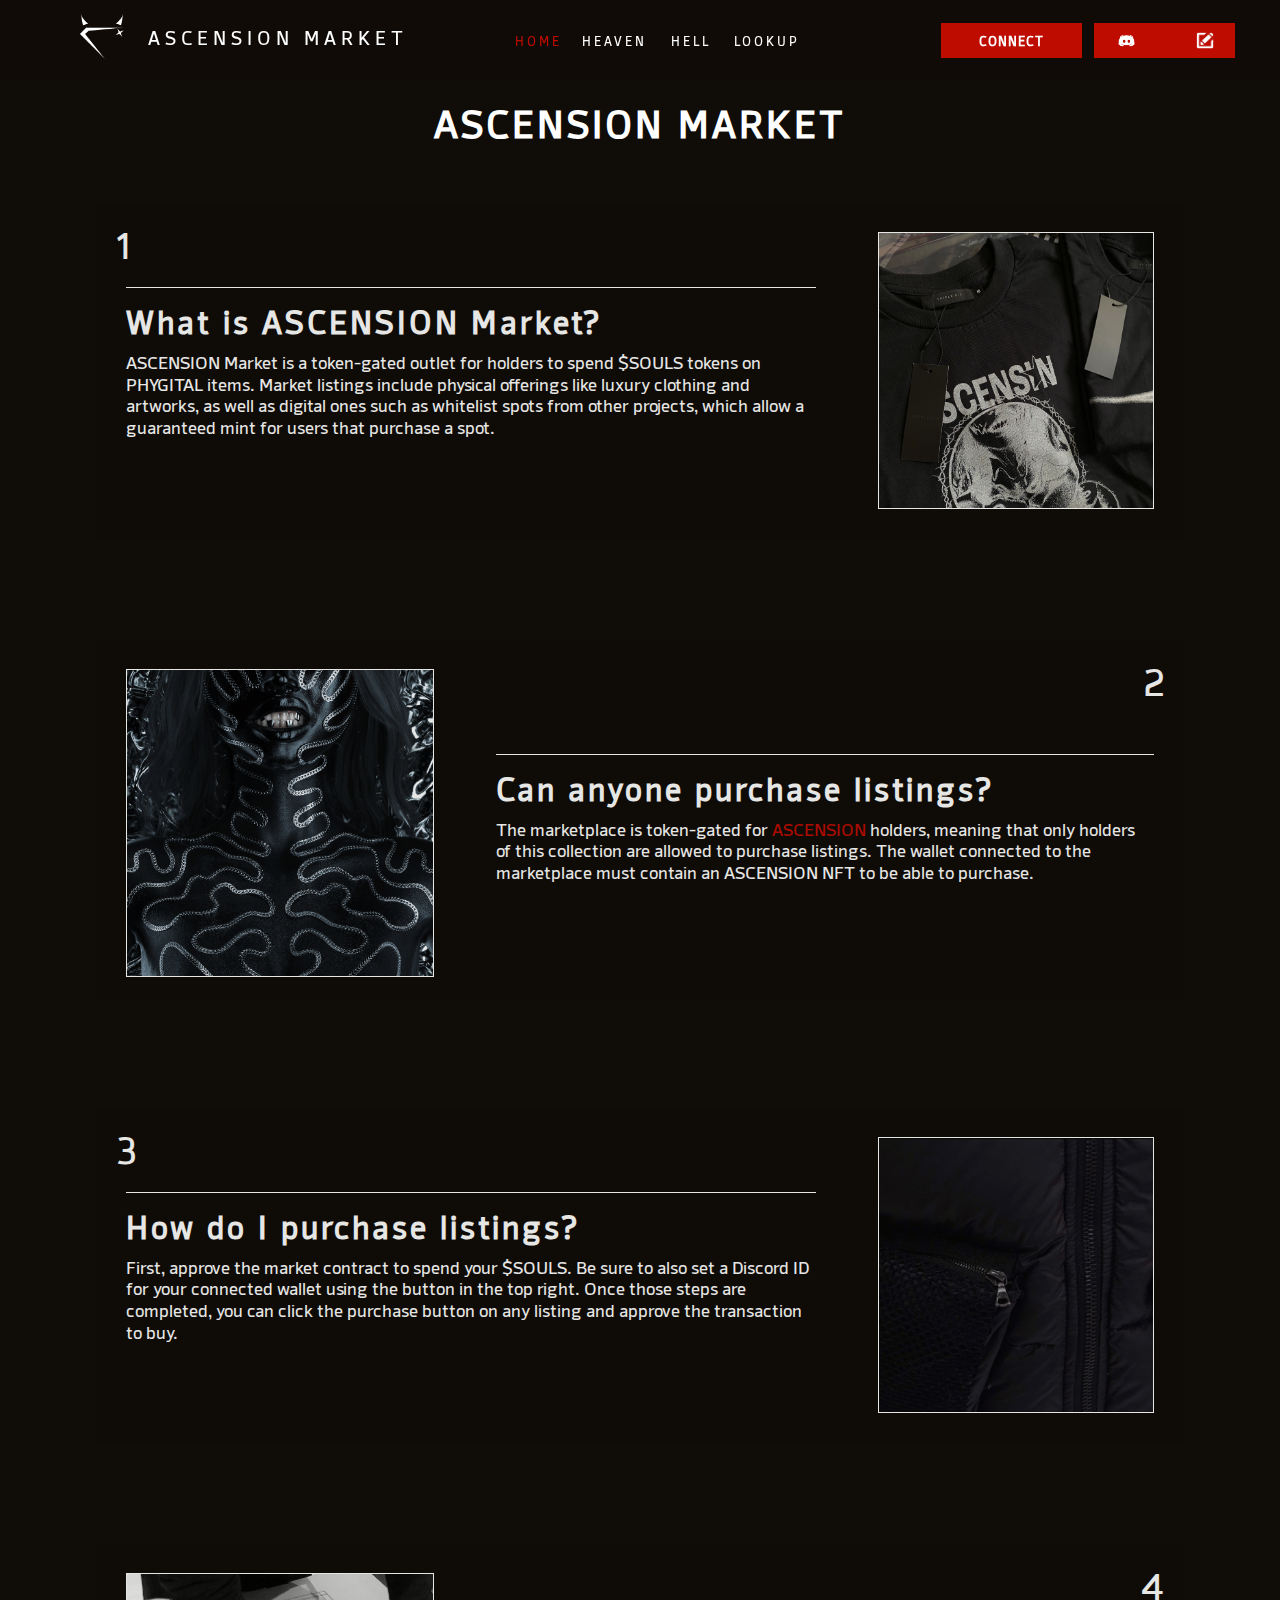
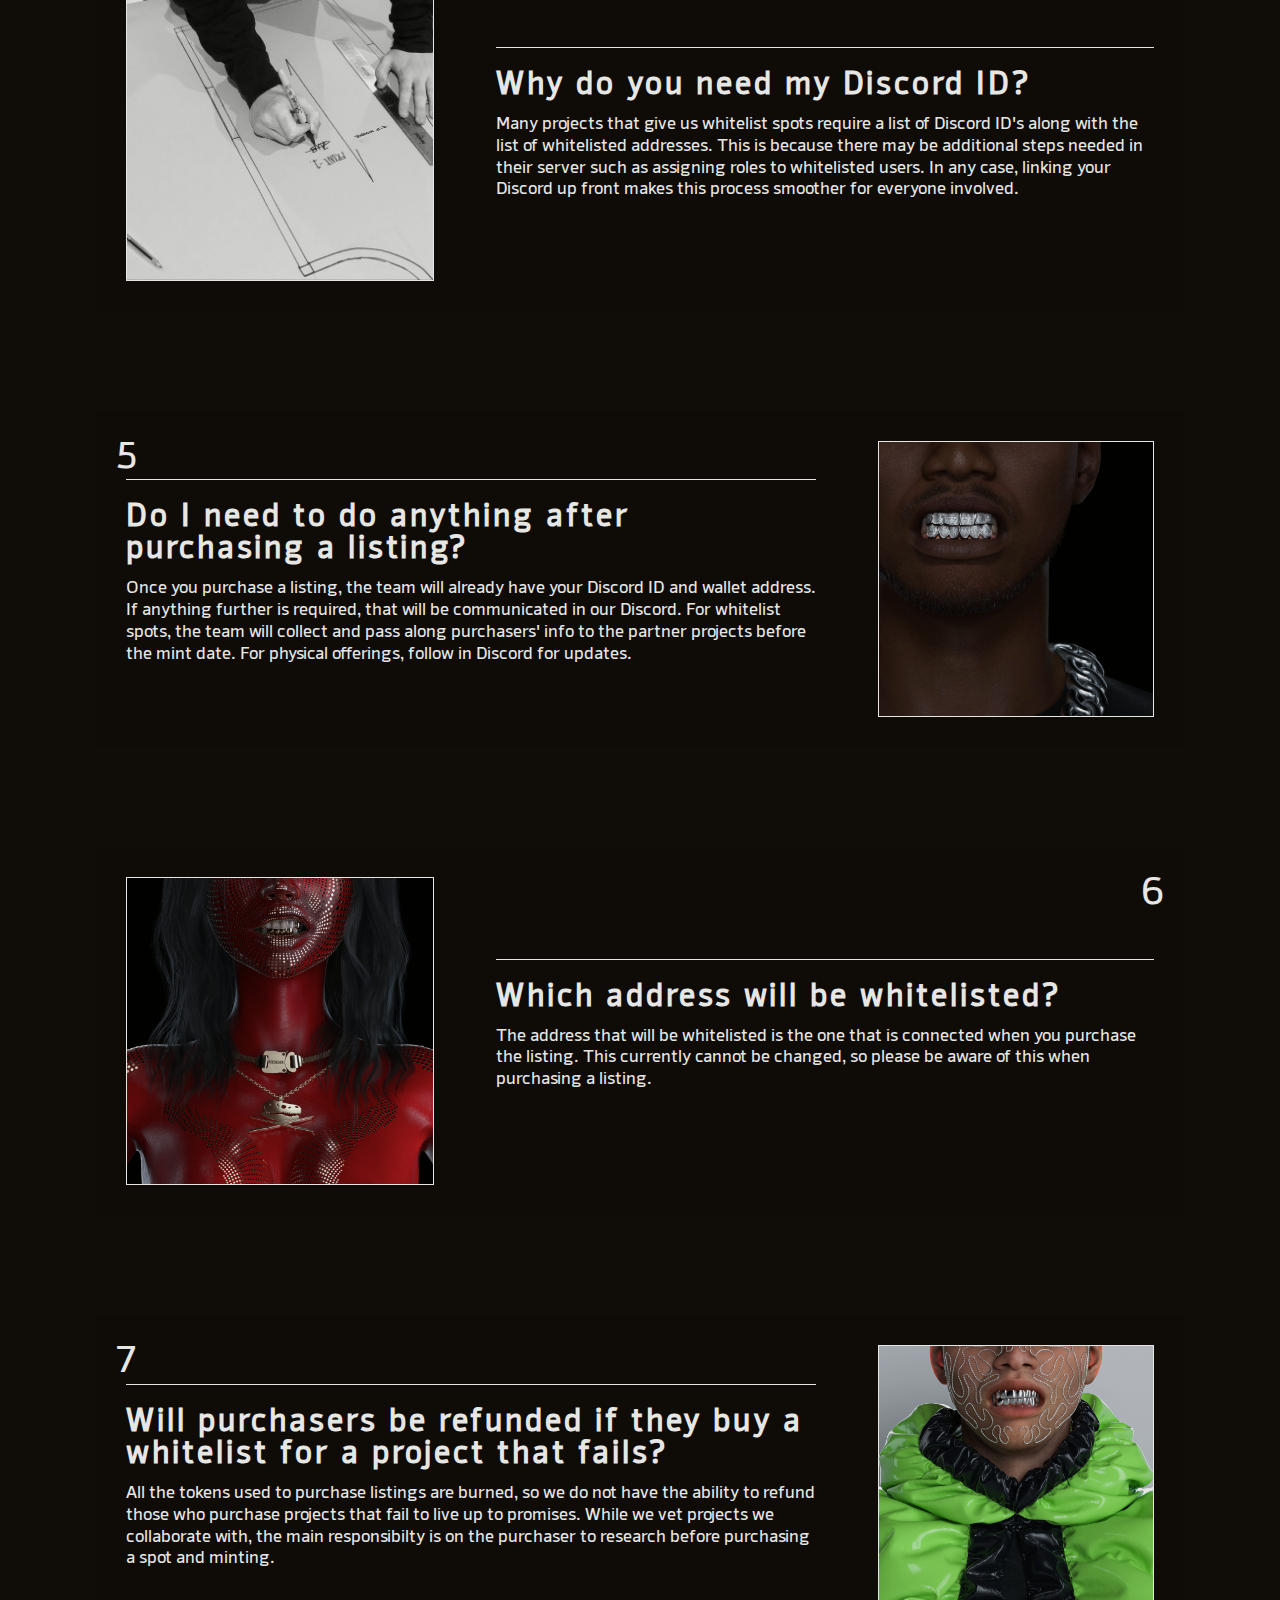
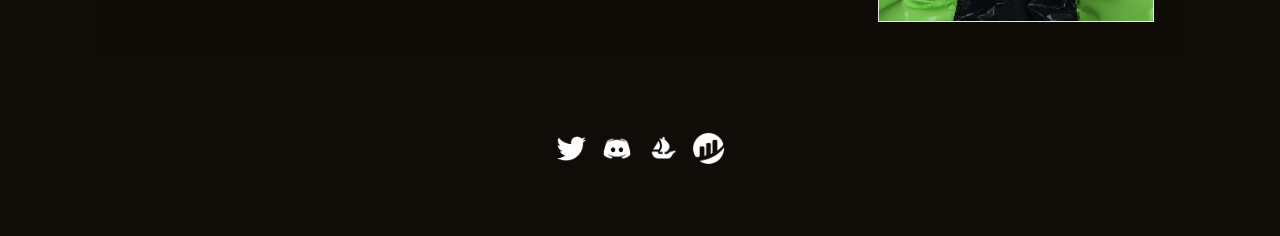
<file: index.html>
<!DOCTYPE html>
<html data-wf-page="611d0d9b752438d09b44e08e" data-wf-site="611d0d9b752438eba744e08d">

<head>
   <meta charset="utf-8">
   <title>ASCENSION | Market</title>
   <meta content="Spend $SOULS on physical and digital offerings curated by the ASCENSION team!" name="description">
   <meta content="ASCENSION | Market" property="og:title">
   <meta content="Spend $SOULS on physical and digital offerings curated by the ASCENSION team!"
      property="og:description">
   <meta content="ASCENSION | Market" property="twitter:title">
   <meta content="Spend $SOULS on physical and digital offerings curated by the ASCENSION team!"
      property="twitter:description">
   <meta property="og:type" content="website">
   <meta property="og:image"
      content="https://github.com/saintmaxi/ascension-market-dev/blob/master/images/tabicon.png?raw=true">
   <meta property="og:image:width" content="300">
   <meta property="og:image:height" content="300">
   <meta name="twitter:image"
      content="https://github.com/saintmaxi/ascension-market-dev/blob/master/images/tabicon.png?raw=true" />
   <meta content="width=device-width, initial-scale=1" name="viewport">
   <meta content="Webflow" name="generator">
   <link href="css/ascension-market.css" rel="stylesheet" type="text/css">
   <link href="css/normalize.css" rel="stylesheet" type="text/css">
   <link href="css/index.css" rel="stylesheet" type="text/css">
   <link href="css/mint.css" rel="stylesheet" type="text/css">
   <script
      type="text/javascript">!function (o, c) { var n = c.documentElement, t = " w-mod-"; n.className += t + "js", ("ontouchstart" in o || o.DocumentTouch && c instanceof DocumentTouch) && (n.className += t + "touch") }(window, document);</script>
   <link href="https://github.com/saintmaxi/ascension-market-dev/blob/master/images/tabicon.png?raw=true"
      rel="shortcut icon" type="image/x-icon">
   <link href="https://github.com/saintmaxi/ascension-market-dev/blob/master/images/tabicon.png?raw=true"
      rel="apple-touch-icon">
</head>

<body class="body">
   <div id="top">
      <div id="title-section" class="header">
         <div id="title">
            <img src="./images/logo.png">
            <a href="./index.html" class="title-link">ASCENSION<span class="hide-on-mobile"> MARKET</span></a>
         </div>
      </div>
      <div id="header" class="header hide-on-mobile">
         <div class="header-menu">
            <a href="./index.html" class="link active">
               HOME
            </a>
         </div>
         <div class="header-menu">
            <a href="./heaven.html" class="link">
               HEAVEN
            </a>
         </div>
         <div class="header-menu">
            <a href="./hell.html" class="link">
               HELL
            </a>
         </div>
         <div class="header-menu">
            <a href="./lookup.html" class="link">
               LOOKUP
            </a>
         </div>
         <div class="header-menu hidden" id="workshop">
            <a href="./workshop.html" class="link">
               WORKSHOP
            </a>
         </div>
      </div>
      <div id="desktop-wallet-connect-div">
         <button class="button hide-on-mobile clickable" id="account" href="#" onclick=connect()>
            <span id="account-text">CONNECT</span>
         </button>
         <button class="button hide-on-mobile" id="discord" onclick="promptForDiscord()">
            <img id="discord-img" src="./images/dc-white.png">
            <span id="discord-text"></span>
            <img id="edit-img" src="./images/edit-white.png">
         </button>
      </div>
      <div id="mobile-wallet-connect-div" class="hide-on-desktop">
         <button id="mobile-account" href="#" class="button" onclick=connect()>
            <span id="mobile-account-text">CONNECT</span>
         </button>
         <button class="button" id="discord-mobile" onclick="promptForDiscord()">
            <img id="discord-img" src="./images/dc-white.png">
            <span id="discord-text-mobile"></span>
            <img id="edit-img" src="./images/edit-white.png">
         </button>
         <button id="navbar" href="#" class="button" onclick="toggleMenu()"></button>
      </div>
      <div id="expand-container">
         <div id="mobile-nav-menu" class="collapsed">
            <div id="header" class="header hide-on-desktop">
               <div class="header-menu">
                  <a href="./index.html" class="link active">
                     HOME
                  </a>
               </div>
               <div class="header-menu">
                  <a href="./heaven.html" class="link">
                     HEAVEN
                  </a>
               </div>
               <div class="header-menu">
                  <a href="./hell.html" class="link">
                     HELL
                  </a>
               </div>
               <div class="header-menu">
                  <a href="./lookup.html" class="link">
                     LOOKUP
                  </a>
               </div>
               <div class="header-menu hidden" id="workshop">
                  <a href="./workshop.html" class="link">
                     WORKSHOP
                  </a>
               </div>
            </div>
            <div class="hide-on-desktop" id="socials">
               <a href="https://twitter.com/ascensiont6" target="_blank" class="link w-inline-block">
                  <img src="images/twitter-black.png" loading="lazy" alt="">
               </a>
               <a href="https://discord.com/triplesixjewels" target="_blank" class="link w-inline-block">
                  <img src="images/dc-white.png" loading="lazy" alt="">
               </a>
               <a href="https://opensea.io/collection/ascensionbyt6" target="_blank" class="link w-inline-block">
                  <img src="images/os-transparent.png" loading="lazy" alt=""
                     style="background-color: transparent;border-radius: 50%;">
               </a>
               <a href="https://etherscan.io/address/0xa74d868ce53af34f92b880a0f92f1ad8fc8944d7#code" target="_blank"
                  class="link w-inline-block">
                  <img class="etherscan" src="images/etherscan-white.png" loading="lazy" alt=""
                     style="border-radius: 50%;">
               </a>
            </div>
         </div>
      </div>
   </div>
   <br>
   <!-- <div class="section body-section body-1 wf-section" id="models">
      <img src="./images/model.jpeg">
      <img src="./images/model5.jpeg" class="hide-on-mobile">
      <img src="./images/model2.jpeg" class="hide-on-mobile">
   </div> -->
   <h1 style="text-align: center" id="main-heading">
      ASCENSION MARKET
   </h1>
   <div class="section body-section body-1 wf-section">
      <div id="about" class="container w-container box">
         <span class="left-number">1</span>
         <div id="about-text-desktop-1" class="hide-on-mobile">
            <h2>What is ASCENSION Market?</h2>
            <p style="margin-bottom: 17px;">
               ASCENSION Market is a token-gated outlet for holders to spend $SOULS tokens on PHYGITAL items. Market
               listings include physical offerings like luxury clothing and artworks, as well as digital ones such as
               whitelist spots from other projects, which allow a guaranteed mint for users that purchase a spot.
            </p>
         </div>
         <h1 class="hide-on-desktop">What is ASCENSION Market?</h1>
         <div id="about-gif">
            <img id="wc-gif" src="images/tshirt.png" style="width: 100%;">
         </div>
         <div id="about-text-mobile" class="hide-on-desktop">
            <p>
               ASCENSION Market is a token-gated outlet for holders to spend $SOULS tokens on PHYGITAL items. Market
               listings include physical offerings like luxury clothing and artworks, as well as digital ones such as
               whitelist spots from other projects, which allow a guaranteed mint for users that purchase a spot.
            </p>
         </div>
      </div>
   </div>
   <div class="section body-section body-1 wf-section">
      <div id="about" class="container w-container box">
         <div class="right-number">2</div>
         <h1 class="hide-on-desktop">Can anyone purchase listings?</h1>
         <div id="about-gif">
            <img id="wc-gif" src="images/ex1.jpeg" style="width: 100%;">
         </div>
         <div id="about-text-desktop-2" class="hide-on-mobile">
            <h2>Can anyone purchase listings?</h2>
            <p>
               The marketplace is token-gated for <a class="link" target="_blank"
                  href="https://opensea.io/collection/ascensionbyt6">ASCENSION</a> holders, meaning that only holders of
               this collection are allowed to purchase listings. The wallet connected to the marketplace must
               contain an ASCENSION NFT to be able to purchase.
            </p>
         </div>
         <div id="about-text-mobile" class="hide-on-desktop">
            <p>
               The marketplace is token-gated for <a class="link" target="_blank"
                  href="https://opensea.io/collection/ascensionbyt6">ASCENSION</a> holders, meaning that only holders of
               this collection are allowed to purchase listings. The wallet connected to the marketplace must
               contain an ASCENSION NFT to be able to purchase.
            </p>
         </div>
      </div>
   </div>
   <div class="section body-section body-1 wf-section">
      <div id="about" class="container w-container box">
         <span class="left-number">3</span>
         <div id="about-text-desktop-1" class="hide-on-mobile">
            <h2>How do I purchase listings?</h2>
            <p style="margin-bottom: 17px;">
               First, approve the market contract to spend your $SOULS. Be sure to also set a Discord ID for your
               connected wallet using the button in the top right. Once those steps are completed, you can click the
               purchase button on any listing and approve the transaction to buy.
            </p>
         </div>
         <h1 class="hide-on-desktop">How do I purchase listings?</h1>
         <div id="about-gif">
            <img id="wc-gif" src="images/ex2.jpeg" style="width: 100%;">
         </div>
         <div id="about-text-mobile" class="hide-on-desktop">
            <p>
               First, approve the market contract to spend your $SOULS. Be sure to also set a Discord ID for your
               connected wallet using the button in the top right. Once those steps are completed, you can click the
               purchase button on any listing and approve the transaction to buy.
            </p>
         </div>
      </div>
   </div>
   <div class="section body-section body-1 wf-section">
      <div id="about" class="container w-container box">
         <span class="right-number">4</span>
         <h1 class="hide-on-desktop">Why do you need my Discord ID?</h1>
         <div id="about-gif">
            <img id="wc-gif" src="images/ex3.jpeg" style="width: 100%;">
         </div>
         <div id="about-text-desktop-2" class="hide-on-mobile">
            <h2>Why do you need my Discord ID?</h2>
            <p>
               Many projects that give us whitelist spots require a list of Discord ID's along with the list of
               whitelisted addresses. This is because there may be additional steps needed in their server such as
               assigning roles to whitelisted users. In any case, linking your Discord up front makes this process
               smoother for everyone involved.
            </p>
         </div>
         <div id="about-text-mobile" class="hide-on-desktop">
            <p>
               Many projects that give us whitelist spots require a list of Discord ID's along with the list of
               whitelisted addresses. This is because there may be additional steps needed in their server such as
               assigning roles to whitelisted users. In any case, linking your Discord up front makes this process
               smoother for everyone involved.
            </p>
         </div>
      </div>
   </div>
   <div class="section body-section body-1 wf-section">
      <div id="about" class="container w-container box">
         <span class="left-number">5</span>
         <div id="about-text-desktop-1" class="hide-on-mobile">
            <h2>Do I need to do anything after purchasing a listing?</h2>
            <p style="margin-bottom: 17px;">
               Once you purchase a listing, the team will already have your Discord ID and wallet address. If anything
               further is required, that will be communicated in our Discord. For whitelist spots, the team will collect
               and pass along purchasers' info to the partner projects before the mint date. For physical offerings,
               follow in Discord for updates.
            </p>
         </div>
         <h1 class="hide-on-desktop">Do I need to do anything after purchasing a listing?</h1>
         <div id="about-gif">
            <img id="wc-gif" src="images/ex4.jpeg" style="width: 100%;">
         </div>
         <div id="about-text-mobile" class="hide-on-desktop">
            <p>
               Once you purchase a listing, the team will already have your Discord ID and wallet address. If anything
               further is required, that will be communicated in our Discord. For whitelist spots, the team will collect
               and pass along purchasers' info to the partner projects before the mint date. For physical offerings,
               follow in Discord for updates.
            </p>
         </div>
      </div>
   </div>
   <div class="section body-section body-1 wf-section">
      <div id="about" class="container w-container box">
         <span class="right-number">6</span>
         <h1 class="hide-on-desktop">Which address gets whitelisted?</h1>
         <div id="about-gif">
            <img id="wc-gif" src="images/ex6.jpeg" style="width: 100%;">
         </div>
         <div id="about-text-desktop-2" class="hide-on-mobile">
            <h2>Which address will be whitelisted?</h2>
            <p style="margin-bottom: 17px;">
               The address that will be whitelisted is the one that is connected when you purchase the listing. This
               currently cannot be changed, so please be aware of this when purchasing a listing.
            </p>
         </div>
         <div id="about-text-mobile" class="hide-on-desktop">
            <p>
               The address that will be whitelisted is the one that is connected when you purchase the listing. This
               currently cannot be changed, so please be aware of this when purchasing a listing.
            </p>
         </div>
      </div>
   </div>
   <div class="section body-section body-1 wf-section">
      <div id="about" class="container w-container box">
         <span class="left-number">7</span>
         <div id="about-text-desktop-1" class="hide-on-mobile">
            <h2>Will purchasers be refunded if they buy a whitelist for a project that fails?</h2>
            <p style="margin-bottom: 17px;">
               All the tokens used to purchase listings are burned, so we do not have the ability to refund those who
               purchase projects that fail to live up to promises. While we vet projects we collaborate with, the main
               responsibilty is on the purchaser to research before purchasing a spot and minting.
            </p>
         </div>
         <h1 class="hide-on-desktop">Will purchasers be refunded if they buy a whitelist for a project that fails?</h1>
         <div id="about-gif">
            <img id="wc-gif" src="images/model4.jpeg" style="width: 100%;">
         </div>
         <div id="about-text-mobile" class="hide-on-desktop">
            <p>
               All the tokens used to purchase listings are burned, so we do not have the ability to refund those who
               purchase projects that fail to live up to promises. While we vet projects we collaborate with, the main
               responsibilty is on the purchaser to research before purchasing a spot and minting.
            </p>
         </div>
      </div>
   </div>
   <div>
      <div class="section body-section footer wf-section">
         <div class="container w-container footer-section">
            <div id="bottom-socials">
               <a href="https://twitter.com/ascensiont6" target="_blank" class="link w-inline-block">
                  <img src="images/twitter-black.png" loading="lazy" alt="">
               </a>
               <a href="https://discord.com/triplesixjewels" target="_blank" class="link w-inline-block">
                  <img src="images/dc-white.png" loading="lazy" alt="">
               </a>
               <a href="https://opensea.io/collection/ascensionbyt6" target="_blank" class="link w-inline-block">
                  <img src="images/os-transparent.png" loading="lazy" alt=""
                     style="background-color: transparent;border-radius: 50%;">
               </a>
               <a href="https://etherscan.io/address/0xa74d868ce53af34f92b880a0f92f1ad8fc8944d7#code" target="_blank"
                  class="link w-inline-block">
                  <img class="etherscan" src="images/etherscan-white.png" loading="lazy" alt=""
                     style="border-radius: 50%;">
               </a>
            </div>
         </div>
      </div>
   </div>
   <!-- <img src="images/bg.png" loading="lazy" alt="" class="banner-img fixed-banner hide-on-desktop">
   <img src="images/bg.png" loading="lazy" alt="" class="banner-img fixed-banner hide-on-mobile"> -->
   <div id="pending-transactions"></div>
   <script src="https://d3e54v103j8qbb.cloudfront.net/js/jquery-3.5.1.min.dc5e7f18c8.js?site=611d0d9b752438eba744e08d"
      type="text/javascript" integrity="sha256-9/aliU8dGd2tb6OSsuzixeV4y/faTqgFtohetphbbj0="
      crossorigin="anonymous"></script>
   <script type="application/javascript" src="https://cdn-cors.ethers.io/lib/ethers-5.5.1.umd.min.js"></script>
   <link href="css/webflow.css" rel="stylesheet" type="text/css">
   <script src="./scripts/utils.js"></script>
   <script src="./scripts/indexEthers.js"></script>
</body>

</html>
</file>
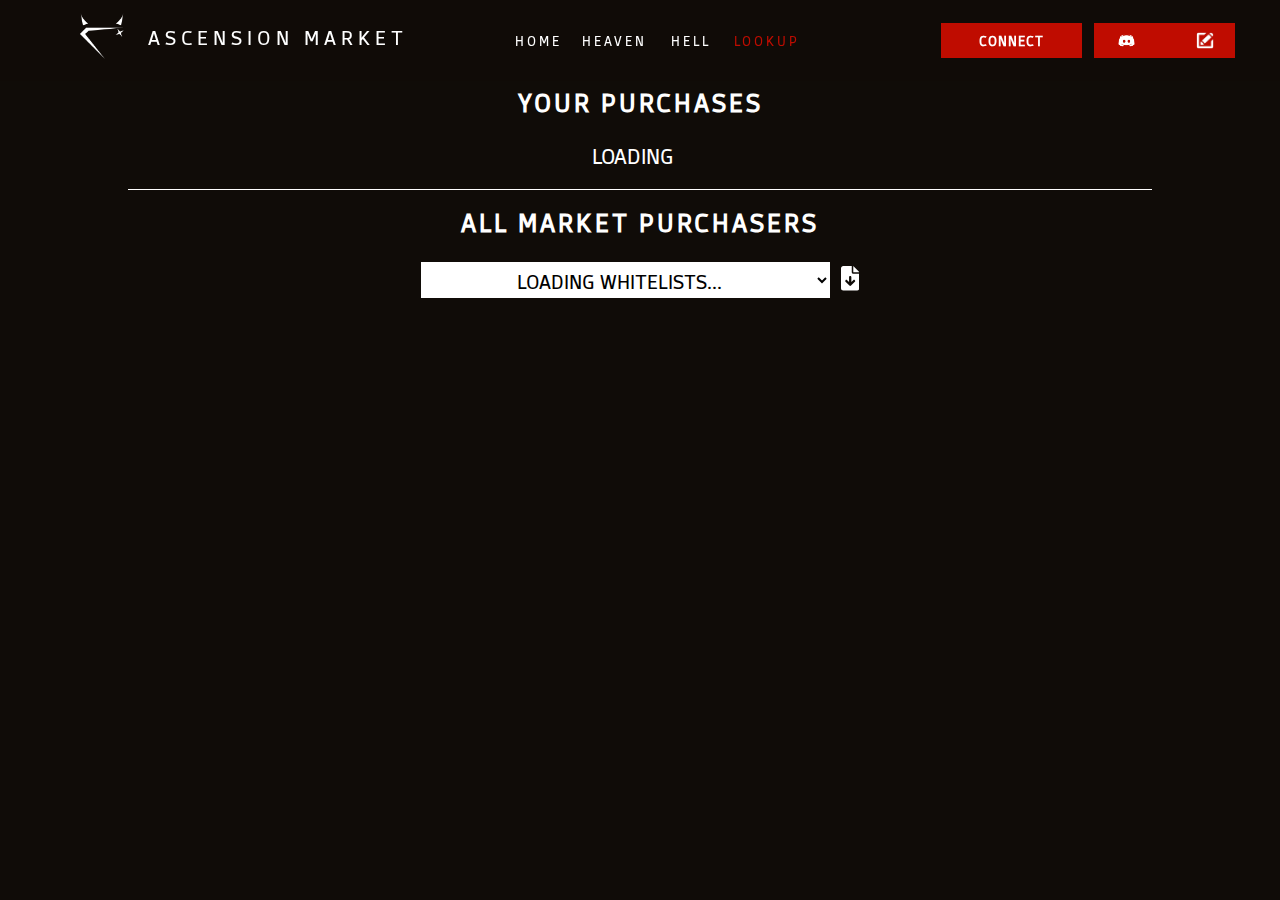
<file: lookup.html>
<!DOCTYPE html>
<html data-wf-page="611d0d9b752438d09b44e08e" data-wf-site="611d0d9b752438eba744e08d">

<head>
   <meta charset="utf-8">
   <title>ASCENSION | Lookup</title>
   <meta content="Spend $SOULS on physical and digital offerings curated by the ASCENSION team!" name="description">
   <meta content="ASCENSION | Lookup" property="og:title">
   <meta content="Spend $SOULS on physical and digital offerings curated by the ASCENSION team!" property="og:description">
   <meta content="ASCENSION | Lookup" property="twitter:title">
   <meta content="Spend $SOULS on physical and digital offerings curated by the ASCENSION team!" property="twitter:description">
   <meta property="og:type" content="website">
   <meta property="og:image" content="https://github.com/saintmaxi/ascension-market-dev/blob/master/images/tabicon.png?raw=true">
   <meta property="og:image:width" content="300">
   <meta property="og:image:height" content="300">
   <meta name="twitter:image" content="https://github.com/saintmaxi/ascension-market-dev/blob/master/images/tabicon.png?raw=true" />
   <meta content="width=device-width, initial-scale=1" name="viewport">
   <meta content="Webflow" name="generator">
   <link href="css/ascension-market.css" rel="stylesheet" type="text/css">
   <link href="css/normalize.css" rel="stylesheet" type="text/css">
   <link href="css/index.css" rel="stylesheet" type="text/css">
   <link href="css/market.css" rel="stylesheet" type="text/css">
   <link href="css/lookup.css" rel="stylesheet" type="text/css">
   <script
      type="text/javascript">!function (o, c) { var n = c.documentElement, t = " w-mod-"; n.className += t + "js", ("ontouchstart" in o || o.DocumentTouch && c instanceof DocumentTouch) && (n.className += t + "touch") }(window, document);</script>
   <link href="https://github.com/saintmaxi/ascension-market-dev/blob/master/images/tabicon.png?raw=true" rel="shortcut icon" type="image/x-icon">
   <link href="https://github.com/saintmaxi/ascension-market-dev/blob/master/images/tabicon.png?raw=true" rel="apple-touch-icon">
</head>

<body class="body">
   <div id="top">
      <div id="title-section" class="header">
         <div id="title">
            <img src="./images/logo.png">
            <a href="./index.html" class="title-link">ASCENSION<span class="hide-on-mobile"> MARKET</span></a>
         </div>
      </div>
      <div id="header" class="header hide-on-mobile">
         <div class="header-menu">
            <a href="./index.html" class="link">
               HOME
            </a>
         </div>
         <div class="header-menu">
            <a href="./heaven.html" class="link">
               HEAVEN
            </a>
         </div>
         <div class="header-menu">
            <a href="./hell.html" class="link">
               HELL
            </a>
         </div>
         <div class="header-menu">
            <a href="./lookup.html" class="link active">
               LOOKUP
            </a>
         </div>
         <div class="header-menu hidden" id="workshop">
            <a href="./workshop.html" class="link">
               WORKSHOP
            </a>
         </div>
      </div>
      <div id="desktop-wallet-connect-div">
         <button class="button hide-on-mobile clickable" id="account" href="#" onclick=connect()>
            <span id="account-text">CONNECT</span>
         </button>
         <button class="button hide-on-mobile" id="discord" onclick="promptForDiscord()">
            <img id="discord-img" src="./images/dc-white.png">
            <span id="discord-text"></span>
            <img id="edit-img" src="./images/edit-white.png">
         </button>
      </div>
      <div id="mobile-wallet-connect-div" class="hide-on-desktop">
         <button id="mobile-account" href="#" class="button" onclick=connect()>
            <span id="mobile-account-text">CONNECT</span>
         </button>
         <button class="button" id="discord-mobile" onclick="promptForDiscord()">
            <img id="discord-img" src="./images/dc-white.png">
            <span id="discord-text-mobile"></span>
            <img id="edit-img" src="./images/edit-white.png">
         </button>
         <button id="navbar" href="#" class="button" onclick="toggleMenu()"></button>
      </div>
      <div id="expand-container">
         <div id="mobile-nav-menu" class="collapsed">
            <div id="header" class="header hide-on-desktop">
               <div class="header-menu">
                  <a href="./index.html" class="link">
                     HOME
                  </a>
               </div>
               <div class="header-menu">
                  <a href="./heaven.html" class="link">
                     HEAVEN
                  </a>
               </div>
               <div class="header-menu">
                  <a href="./hell.html" class="link">
                     HELL
                  </a>
               </div>
               <div class="header-menu">
                  <a href="./lookup.html" class="link active">
                     LOOKUP
                  </a>
               </div>
               <div class="header-menu hidden" id="workshop">
                  <a href="./workshop.html" class="link">
                     WORKSHOP
                  </a>
               </div>
            </div>
            <div class="hide-on-desktop" id="socials">
               <a href="https://twitter.com/ascensiont6" target="_blank" class="link w-inline-block">
                  <img src="images/twitter-black.png" loading="lazy" alt="">
               </a>
               <a href="https://discord.com/triplesixjewels" target="_blank" class="link w-inline-block">
                  <img src="images/dc-white.png" loading="lazy" alt="">
               </a>
               <a href="https://opensea.io/collection/ascensionbyt6" target="_blank" class="link w-inline-block">
                  <img src="images/os-transparent.png" loading="lazy" alt="" style="background-color: transparent;border-radius: 50%;">
               </a>
               <a href="https://etherscan.io/address/0xa74d868ce53af34f92b880a0f92f1ad8fc8944d7#code" target="_blank" class="link w-inline-block">
                  <img class="etherscan" src="images/etherscan-white.png" loading="lazy" alt="" style="border-radius: 50%;">
               </a>
            </div>
         </div>
      </div>
   </div>
</div>
   <div id="mint-container" class="section body-section body-1 wf-section">
      <div id="lookup" class="container w-container"  style="text-align: center;">
            <div id="lookup-container">
               <div class="lookup-div">
                  <h2>YOUR PURCHASES</h2>
                  <div id="your-wl-spots">
                     LOADING<span class="one">.</span><span class="two">.</span><span class="three">.</span>
                  </div>
                  <h2 id="market-allocation">ALL MARKET PURCHASERS</h2>
                  <div id="select-wrapper">
                     <select id="listing-select" onchange="selectListing(this.value)">
                        <option disabled selected value="">
                           LOADING WHITELISTS<span class="one">.</span><span class="two">.</span><span class="three">.</span>
                        </option>
                     </select>
                     <a href="#" id="download-link" onclick="download()">
                        <svg id="download-button" xmlns="http://www.w3.org/2000/svg" viewBox="0 0 384 512"><!--! Font Awesome Pro 6.1.1 by @fontawesome - https://fontawesome.com License - https://fontawesome.com/license (Commercial License) Copyright 2022 Fonticons, Inc. --><path fill="white" d="M384 128h-128V0L384 128zM256 160H384v304c0 26.51-21.49 48-48 48h-288C21.49 512 0 490.5 0 464v-416C0 21.49 21.49 0 48 0H224l.0039 128C224 145.7 238.3 160 256 160zM255 295L216 334.1V232c0-13.25-10.75-24-24-24S168 218.8 168 232v102.1L128.1 295C124.3 290.3 118.2 288 112 288S99.72 290.3 95.03 295c-9.375 9.375-9.375 24.56 0 33.94l80 80c9.375 9.375 24.56 9.375 33.94 0l80-80c9.375-9.375 9.375-24.56 0-33.94S264.4 285.7 255 295z"/></svg>
                        
                     </a>
                  </div>
                  <div id="wl-section" class="hidden">
                     LOADING<span class="one">.</span><span class="two">.</span><span class="three">.</span>
                  </div>
               </div>
            </div>
      </div>
   </div>
   <div id="pending-transactions"></div>
   <script src="https://d3e54v103j8qbb.cloudfront.net/js/jquery-3.5.1.min.dc5e7f18c8.js?site=611d0d9b752438eba744e08d"
      type="text/javascript" integrity="sha256-9/aliU8dGd2tb6OSsuzixeV4y/faTqgFtohetphbbj0="
      crossorigin="anonymous"></script>
   <script type="application/javascript" src="https://cdn-cors.ethers.io/lib/ethers-5.5.1.umd.min.js"></script>
   <link href="css/webflow.css" rel="stylesheet" type="text/css">
   <script src="./scripts/utils.js"></script>
   <script src="./scripts/lookupEthers.js"></script>
</body>

</html>
</file>
<file: css/ascension-market.css>
@font-face {
  font-family: "Syke";
  src: URL("./Syke-Regular.ttf") format("truetype");
}

select {
  font-size: 2vw !important;
  border-style: solid;
  background-color: white;
  color: black !important;
  border: 1px solid black;
  border: none;
  min-width: 35%;
}

a.active {
  color: #bf0c00 !important;
}

#clear-cache {
  margin-left: 0.5vw;
  height: 1.5vw;
}

#clear-cache:hover {
  cursor: pointer;
  opacity: 0.6;
}

html,
body {
  overscroll-behavior: none;
  font-family: "Syke", monospace;
  margin: 0;
  width: 100%;
  height: 100%;
}

.token-icon {
  display: inline;
  width: 1.8vw !important;
}

.hidden {
  display: none !important;
}

.banner-img {
  width: 100%;
  height: 100%;
}

.fixed-banner {
  position: fixed;
  bottom: 0px;
  z-index: -1;
}

h1,
h2 {
  letter-spacing: 3px;
}

h1 {
  font-family: "Syke", monospace;
  color: white;
  font-weight: 600;
  font-size: 3vw !important;
  line-height: 3vw !important;
}

p {
  font-size: 1.4vw !important;
  line-height: 1.7vw !important;
}

#desktop-wallet-connect-div {
  display: flex;
  justify-content: space-between;
  align-items: center;
  width: 23%;
  margin-left: 5%;
}

#desktop-wallet-connect-div button {
  width: 48%;
  font-size: 1vw;
  letter-spacing: 1px;
}

#discord-img {
  height: 1.8vw;
}

#edit-img {
  height: 1.4vw;
}

#account,
#discord {
  text-align: center;
  background-color: #bf0c00 !important;
  color: white !important;
}

#discord {
  display: flex;
  flex-direction: row;
  justify-content: space-around;
  align-items: center;
}

#discord.success,
#discord-mobile.success {
  background-color: rgb(49, 219, 49) !important;
  color: black !important;
}

#discord.success:hover,
#discord-mobile.success:hover {
  background-color: rgb(49, 219, 49) !important;
  color: black !important;
}

#discord.failure,
#discord-mobile.failure {
  background-color: #f72119 !important;
}

#discord.failure:hover,
#discord-mobile.failure:hover {
  background-color: #f72119 !important;
}

.button.loading,
.button.connect {
  background-color: #bf0c00 !important;
  color: white !important;
}

#account.connected:hover {
  background-color: #bf0c00 !important;
  cursor: default;
}

.button.loading:hover {
  background-color: #bf0c00 !important;
  color: white !important;
}

.button.connect:hover {
  background-color: #bf0c00 !important;
  color: white !important;
  cursor: pointer;
}

.body {
  background-color: #100c08;
  font-family: "Syke", monospace;
  background-size: auto;
  background-repeat: repeat;
  color: white;
  cursor: default !important;
}

.header {
  padding-top: 40px;
  padding-bottom: 40px;
}

.hide-on-desktop {
  display: none !important;
}

.section {
  padding-top: 50px;
  padding-bottom: 50px !important;
  background-position: 0 0;
  background-size: 500px;
}

.section.footer {
  padding-top: 10px;
  padding-bottom: 10px;
  background-position: 100% 50%;
  background-size: cover;
  background-repeat: no-repeat;
}

.footer-section {
  margin: auto;
  padding: 5px;
  width: 100%;
  text-align: center;
}

.center-div {
  display: -webkit-box;
  display: -webkit-flex;
  display: -ms-flexbox;
  display: flex;
  margin-bottom: 50px;
  -webkit-box-orient: vertical;
  -webkit-box-direction: normal;
  -webkit-flex-direction: column;
  -ms-flex-direction: column;
  flex-direction: column;
  -webkit-box-pack: center;
  -webkit-justify-content: center;
  -ms-flex-pack: center;
  justify-content: center;
  -webkit-box-align: center;
  -webkit-align-items: center;
  -ms-flex-align: center;
  align-items: center;
}

.button {
  touch-action: manipulation;
  background-color: #bf0c00 !important;
  color: white !important;
  font-size: 1vw;
  line-height: 1.7vw;
  padding: 0.5vw;
  font-family: "Syke", monospace;
  font-weight: bolder;
}

.link {
  color: white;
  text-decoration: none;
}

.title-link {
  color: white !important;
  text-decoration: none;
}

.title-link:hover {
  color: #bf0c00 !important;
}

.button:hover {
  background-color: #f03427 !important;
  color: white !important;
}

.link:hover {
  color: #bf0c00;
}

.section-title {
  font-size: 2.3vw;
  text-align: center;
}

h2 {
  font-size: 1.9vw;
  line-height: 1.9vw;
}

h4 {
  font-size: 1.4vw;
  line-height: 1.8vw;
}

h5 {
  font-size: 1vw !important;
  line-height: 1.3vw !important;
}

.banner-img {
  width: 100%;
}

#pending-transactions {
  text-align: center;
  min-width: 20%;
  position: fixed;
  bottom: 20px;
  left: 20px;
  z-index: 99999999;
}

.loading-div {
  cursor: pointer;
  width: 100%;
  text-decoration: none;
  height: 5%;
  background-color: white;
  color: black;
  font-size: 1.2vw;
  line-height: 1.5vw;
  padding: 20px;
  text-align: center;
  border: 1px solid white;
  font-family: "Syke";
}

.etherscan-link {
  text-decoration: none;
}

#loading-popup {
  border: solid 1px white;
  background-color: white;
  padding: 5vw;
  z-index: 99999;
  position: fixed;
  top: 50%;
  left: 50%;
  transform: translate(-50%, -50%);
  width: 33vw;
  text-align: center;
}

#error-popup-wrapper {
  position: relative;
  width: 100%;
  height: 100%;
}

#error-popup-wrapper #close,
#content #close {
  position: absolute;
  width: 5%;
  top: 1%;
  right: 1%;
}

#error-popup-wrapper #close:hover,
#content #close:hover {
  opacity: 0.8;
  cursor: pointer;
}

#error-popup,
#status-popup,
#discord-popup {
  background-color: #100c08;
  z-index: 99999;
  position: fixed;
  top: 50%;
  left: 50%;
  transform: translate(-50%, -50%);
  width: 53vw;
  height: 35vh;
  border: solid 1px white;
  text-align: center;
  box-shadow: 0 0 5000px 5000px rgba(0, 0, 0, 0.88);
}

#discord-popup {
  height: 50vh;
}

#error-popup p,
#status-popup p,
#discord-popup p {
  width: 90%;
  font-size: 2.5vw !important;
  line-height: 2.7vw !important;
  position: absolute;
  color: white;
  top: 50%;
  left: 50%;
  padding: 1vw;
  transform: translate(-50%, -50%);
  text-align: center;
  font-family: "Syke", monospace;
}

#discord-popup p {
  position: initial;
  top: initial;
  left: initial;
  transform: none;
  width: 95%;
  margin: auto;
  padding-bottom: 0;
}

#discord-popup #content {
  width: 100%;
  font-size: 2vw;
  line-height: 2vw;
  position: absolute;
  color: white;
  top: 50%;
  left: 50%;
  width: 90%;
  transform: translate(-50%, -50%);
}

#discord-popup #content input {
  text-align: center;
  width: 80%;
  color: black !important;
}

#discord-popup #content button {
  margin: auto;
  margin-top: 3%;
  width: 80%;
}

@keyframes blinker {
  50% {
    opacity: 0;
  }
}

.blinking {
  animation: blinker 1.6s linear infinite;
}

.success {
  background-color: rgb(49, 219, 49) !important;
  color: black !important;
}

.failure {
  background-color: #f72119 !important;
}

#block-screen,
#block-screen-error,
#block-screen-status,
#block-screen-approval,
#block-screen-loading,
#block-screen-discord {
  z-index: 9998;
  width: 100vw;
  opacity: 0;
  position: absolute;
  top: 0;
}

@media screen and (max-width: 1000px) {
  .footer-section {
    margin: auto;
    padding: 5px;
    width: 100%;
    text-align: center;
  }
}

.mint-container {
  text-align: center;
}

.box {
  /* border-style: solid; */
  /* border-color: black; */
  /* border-radius: 20px; */
  /* border-width: .5vw; */
  padding: 20px;
  background-color: #100c08;
  opacity: 0.9;
  backdrop-filter: blur(4px);
  -webkit-backdrop-filter: blur(4px);
}

.box2 {
  background-color: rgba(95, 92, 92, 0.336);
}

.box3 {
  background-color: rgba(95, 92, 92, 0.336);
  padding: 50px;
  border-style: solid;
  border-color: white;
  border-radius: 2px;
  min-height: 60vh;
}

@media screen and (max-width: 991px) {
  #discord-mobile {
    display: flex;
    flex-direction: row;
    align-items: center;
    justify-content: space-around;
  }

  .token-icon {
    display: inline;
    width: 2.8vh !important;
  }

  .box {
    border-width: 1px;
  }

  .section {
    padding-top: 0px;
    padding-bottom: 15px !important;
  }

  .section-title {
    font-size: 3vh;
    text-align: center;
  }

  h2 {
    font-size: 3.4vh;
    line-height: 3.4vh;
  }

  h3 {
    font-size: 2.4vh !important;
    line-height: 2.9vh !important;
  }

  h4 {
    font-size: 2vh;
    line-height: 2.4vh;
  }

  h5 {
    font-size: 1.8vh !important;
    line-height: 2vh !important;
  }

  .button {
    font-size: 2.3vh;
    line-height: 2.8vh;
    padding: 5px;
    border-width: 1px;
    min-height: 7vh;
  }

  p {
    font-size: 2.8vh !important;
    line-height: 3.1vh !important;
    margin: 0 !important;
    padding: 10px !important;
  }

  .hide-on-mobile {
    display: none !important;
  }

  .hide-on-desktop {
    display: block !important;
  }

  #mobile-account {
    width: 80%;
    background-color: #bf0c00 !important;
    color: white !important;
  }

  #about {
    padding: 0;
  }

  .header {
    padding-top: 10px;
    padding-right: 40px;
    padding-left: 40px;
  }

  .header-menu {
    font-size: 2.5vh;
    margin: 5px;
  }

  .box3 {
    margin-top: 15vh;
    width: 100%;
    position: relative;
    background-color: rgba(95, 92, 92, 0.336);
    padding: 50px;
    min-height: 40vh;
  }

  #pending-transactions {
    min-width: 85%;
    position: fixed;
    bottom: 20px;
    left: 50%;
    transform: translate(-50%, 0);
  }

  .loading-div {
    font-size: 4vw !important;
    line-height: 4.6vw !important;
    border-width: 1px;
  }

  #loading-popup {
    width: 75vw;
    border-width: 1px;
    bottom: 3vh;
  }

  h1 {
    font-size: 5.4vh !important;
    line-height: 5.4vh !important;
  }

  #error-popup,
  #status-popup,
  #discord-popup {
    width: 75vw;
    height: 25vh;
    border-width: 1px;
  }

  #error-popup-wrapper #close {
    position: absolute;
    width: 12%;
    top: 1%;
    right: 1%;
  }

  #discord-popup {
    height: 45vh;
  }

  #error-popup p,
  #status-popup p {
    font-size: 4vw !important;
    line-height: 4.2vw !important;
    width: 80%;
  }

  #discord-popup p {
    padding: 0;
    font-size: 3vh !important;
    line-height: 3vh !important;
    margin: auto !important;
    margin-bottom: 3%;
  }

  #discord-popup #content input {
    border-width: 2px;
    font-size: 4vw;
    line-height: 4vw;
    width: 90%;
  }

  #discord-popup #content button {
    margin-top: 7%;
    width: 90%;
  }
}

@media screen and (max-width: 767px) {
  #clear-cache {
    height: 2.5vh;
    margin-left: 10px;
  }

  .header {
    padding-right: 20px;
    padding-left: 20px;
  }

  select {
    border-width: 1px;
    font-size: 3vh !important;
    width: 90%;
  }

  #discord-img {
    height: 3.3vh;
  }

  #edit-img {
    height: 2.3vh;
  }
}

@media screen and (max-width: 479px) {
  .header {
    padding-bottom: 20px;
  }
  .button.connect-button {
    margin-top: 0;
  }
}

.mint-section {
  padding-top: 50px;
}

#top {
  padding-bottom: 0px;
  padding-top: 0px;
}

#about {
  z-index: 4;
}
</file>
<file: css/index.css>
:root {
  --main-bg-color: #447cfc;
}

@keyframes blinker {
  50% {
    opacity: 0;
  }
}

#models {
  text-align: center;
  margin-top: 9vh;
  padding: 0 !important;
  border-top: solid white 1px;
  border-bottom: solid white 1px;
}

#models img {
  width: 33.1vw;
}

#main-heading {
  margin-top: 9vh;
}

/* start header/navbar styling */

#top {
  position: fixed;
  z-index: 9999;
  width: 100%;
  /* opacity: .95; */
  display: flex;
  flex-direction: row;
  justify-content: center;
  color: white !important;
  background-color: #100c08ef;
  backdrop-filter: blur(4px);
  -webkit-backdrop-filter: blur(4px);
  height: 9vh;
  font-family: "Syke", sans-serif;
}

#project-name {
  color: white;
}

#header,
#title-section {
  margin: 0;
  padding: 0;
}

#title-section {
  display: flex;
  flex-direction: row;
  justify-content: center;
  align-items: center;
  width: 30%;
  font-size: 1.5vw;
  line-height: 1.5vw;
  text-align: center;
}

#title {
  width: 100%;
  letter-spacing: 5px;
}

#title img {
  height: 8vh;
  margin-bottom: 1vh;
}

#title-link {
  height: 100%;
  width: 80%;
  color: white !important;
}

#header {
  width: 35%;
  display: flex;
  flex-direction: row;
  justify-content: center;
  align-items: center;
  font-size: 2vw;
  line-height: 2vw;
}

.header-menu {
  font-size: 1vw;
  line-height: 1vw;
  letter-spacing: 3px;
  width: 15%;
  margin: 1%;
  text-align: center;
}

.header-menu a {
  color: white;
}

#socials {
  display: flex;
  flex-direction: row;
  align-items: center;
  justify-content: center;
  width: 15%;
  padding: 0.5%;
}

#socials a {
  width: 20%;
  margin: 1%;
}

#socials a:hover {
  opacity: 0.8;
}

#logo-img {
  width: 20%;
}

#logo-img img {
  border: 0.5vw black solid;
  border-radius: 50%;
}

#logo-img:hover {
  opacity: 0.8;
}

/* end header/navbar styling */

/* mint section */

.mint-img {
  width: 20%;
  border: 0.5vw black solid;
  border-radius: 20px;
}

/* start about section styling */

#roadmap {
  -webkit-animation: bounce 1.3s infinite;
  animation: bounce 1.3s infinite;
  color: black !important;
}

.down-arrow {
  width: 3vw;
}

@-webkit-keyframes bounce {
  0% {
    transform: translateY(0);
  }
  50% {
    transform: translateY(-5px);
  }
  100% {
    transform: translateY(0);
  }
}

@keyframes bounce {
  0% {
    transform: translateY(0);
  }
  50% {
    transform: translateY(-5px);
  }
  100% {
    transform: translateY(0);
  }
}

.left-number,
.right-number {
  position: absolute;
  text-align: center;
  top: 20px;
  font-size: 3vw;
  line-height: 3vw;
}

.left-number {
  left: 20px;
}

.right-number {
  right: 20px;
}

#about .link,
#error-popup .link {
  color: #bf0c00;
}

#about .link:hover,
#error-popup .link:hover {
  color: #f03426;
}

#about {
  padding: 30px;
  text-align: center;
  display: flex;
  flex-direction: row;
  justify-content: center;
  align-items: center;
  position: relative;
}

#about-text-desktop-1 {
  text-align: left;
  border-top: 1px solid white;
  width: 75%;
  margin-right: 6%;
}

#about-text-desktop-2 {
  text-align: left;
  border-top: 1px solid white;
  width: 64%;
  margin-left: 6%;
}

#about-gif {
  width: 30%;
}

#wc-gif {
  border: 1px white solid;
}

#about h2 {
  font-size: 2.5vw;
  line-height: 2.5vw;
  margin-top: 15px;
  margin-bottom: 15px;
}

/* end about section styling */

#bottom-socials {
  width: 20%;
  margin: auto;
  padding: 1vw;
  display: flex;
  flex-direction: row;
  justify-content: space-evenly;
}

#bottom-socials a {
  width: 3vw;
  height: 3vw;
}

#bottom-socials img:hover {
  opacity: 0.8;
}

@media screen and (max-width: 991px) {
  #models {
    margin-top: 0;
    margin-bottom: 20px;
  }

  #models img {
    width: 100vw;
  }

  #main-heading {
    margin-top: 0;
    display: none;
  }

  .left-number,
  .right-number {
    display: none;
  }

  .down-arrow {
    width: 3vh;
  }

  /* start header-navbar styling */

  #top {
    position: initial;
    display: initial;
  }

  .w-container {
    width: 90%;
  }

  #title-section {
    width: 100%;
    border-right: none;
    font-size: 5vh;
    line-height: 5vh;
    background-color: #100c08;
    margin: 0;
    padding: 1%;
    backdrop-filter: blur(10px);
    -webkit-backdrop-filter: blur(10px);
  }

  #title img {
    width: 15%;
  }

  #title-section {
    font-size: 4vh !important;
  }

  #socials {
    text-align: center;
    display: flex;
    flex-direction: row;
    align-items: center;
    justify-content: center;
    width: 100%;
  }

  #socials a {
    width: 10%;
  }

  #logo-img {
    width: 20%;
  }

  #logo-img img {
    border-width: 5px;
  }

  #title {
    width: 100%;
    letter-spacing: 3px;
    text-align: center;
  }

  #header {
    width: 100%;
    border-left: none;
    display: flex;
    flex-direction: row;
    justify-content: center;
    align-items: center;
    margin: 0;
    padding-top: 5px;
    padding-bottom: 5px;
  }

  /* Mobile Navbar animations */

  #expand-container {
    overflow: hidden;
  }

  #mobile-nav-menu {
    margin-top: -100%;
    transition: all 0.4s;
    background-color: #100c08;
  }

  #mobile-nav-menu.expanded {
    backdrop-filter: blur(10px);
    -webkit-backdrop-filter: blur(10px);

    margin-top: 0;
  }

  @-webkit-keyframes slide-in {
    100% {
      -webkit-transform: translateY(0%);
      transform: translateY(0%);
    }
  }

  @-webkit-keyframes slide-out {
    100% {
      -webkit-transform: translateY(-100%);
      transform: translateY(-100%);
    }
  }

  @keyframes slide-in {
    100% {
      transform: translateY(0%);
    }
  }

  @keyframes slide-out {
    100% {
      transform: translateY(-100%);
    }
  }

  .expanded {
    backdrop-filter: blur(10px);
    -webkit-backdrop-filter: blur(10px);
    opacity: 1;
    animation: slide-in 1s linear;
    -webkit-animation-name: slide-in;
    -webkit-animation-duration: 1s;
    -webkit-animation-iteration-count: 1;
    -webkit-animation-timing-function: linear;
    -webkit-animation-fill-mode: forwards;
  }

  .collapsed {
    backdrop-filter: blur(10px);
    -webkit-backdrop-filter: blur(10px);
    animation: slide-out 1s linear;
    -webkit-animation-name: slide-out;
    -webkit-animation-duration: 1s;
    -webkit-animation-iteration-count: 1;
    -webkit-animation-timing-function: linear;
    -webkit-animation-fill-mode: forwards;
  }

  /* end mobile navbar animations*/

  .header-menu {
    font-size: 4vh;
    line-height: 7.5vh;
    width: 50%;
    margin: auto;
    text-align: center;
  }

  .header-menu a {
    margin-top: 5px;
    margin-bottom: 5px;
  }

  #navbar {
    touch-action: manipulation;
    width: 10%;
    background-color: #100c08 !important;
    background-image: url("../images/burger.png");
    background-size: 100% 100%;
  }

  #mobile-wallet-connect-div {
    display: flex !important;
    flex-direction: row;
    align-items: center;
    justify-content: space-evenly;
    background-color: #100c08;
    text-align: center;
    padding-top: 5px;
    padding-bottom: 10px;
    backdrop-filter: blur(10px);
    -webkit-backdrop-filter: blur(10px);
  }

  #mobile-wallet-connect-div .button {
    min-height: 6vh;
  }

  #mobile-account,
  #discord-mobile {
    background-color: #f72119 !important;
    color: white !important;
    width: 40%;
  }

  /* end header/navbar styling */

  /* start about section styling */

  #about {
    display: block;
    padding: 10px;
    border-bottom: solid white 1px;
  }

  #about h1 {
    font-size: 3.5vh !important;
    margin-left: 0 !important;
    margin-right: 0 !important;
    margin-top: 0 !important;
    margin-bottom: 20px;
  }

  #about p {
    padding-left: 0 !important;
    padding-right: 0 !important;
    font-size: 18px !important;
    line-height: 18px !important;
  }

  #about-text-mobile {
    width: 95%;
    margin-left: 2.5%;
    margin-right: 2.5%;
    text-align: left;
  }

  #about-gif {
    width: 100%;
  }

  #wc-gif {
    border-width: 1px;
  }

  /* end about section styling */

  p {
    padding: 20px;
    margin: 0;
    font-size: 20px;
  }

  .section-title {
    font-size: 3vh;
    text-align: center;
  }

  .body-heading {
    text-align: center;
    margin: 0;
    margin-top: 10px;
  }

  #about-info {
    font-size: 2.8vh !important;
    line-height: 3.3vh !important;
  }

  #bottom-socials {
    width: 95%;
    padding: 2vh;
  }

  #bottom-socials a {
    width: 7vh;
    height: 7vh;
  }

  #copyright-div {
    padding: 10px;
    font-size: 2.8vh !important;
    line-height: 3.1vh !important;
  }
}
</file>
<file: css/mint.css>
.modal-info {
    display: -webkit-box;
    display: -webkit-flex;
    display: -ms-flexbox;
    display: flex;
    -webkit-box-pack: justify;
    -webkit-justify-content: space-between;
    -ms-flex-pack: justify;
    justify-content: space-between;
    -webkit-box-align: center;
    -webkit-align-items: center;
    -ms-flex-align: center;
    align-items: center;
  }

.blinking {
    animation: blinker 1.6s linear infinite;
}


.one {
    opacity: 0;
    -webkit-animation: dot 1.3s infinite;
    -webkit-animation-delay: 0.0s;
    animation: dot 1.3s infinite;
    animation-delay: 0.0s;
  }
  
  .two {
    opacity: 0;
    -webkit-animation: dot 1.3s infinite;
    -webkit-animation-delay: 0.2s;
    animation: dot 1.3s infinite;
    animation-delay: 0.2s;
  }
  
  .three {
    opacity: 0;
    -webkit-animation: dot 1.3s infinite;
    -webkit-animation-delay: 0.3s;
    animation: dot 1.3s infinite;
    animation-delay: 0.3s;
  }
  
  @-webkit-keyframes dot {
    0% {
        opacity: 0;
    }
    50% {
        opacity: 0;
    }
    100% {
        opacity: 1;
    }
  }
  
  @keyframes dot {
    0% {
        opacity: 0;
    }
    50% {
        opacity: 0;
    }
    100% {
        opacity: 1;
    }
  }

/* start minting styling */

#mint-container {
    display: flex;
    flex-direction: row;
    justify-content: center;
    align-items: center;
}

#mint {
    margin: 0;
    width: 45%;
   background-color: black;
}

#mint h1 {
    margin: 0;
}

#quantity-controls {
    text-align: center;
    margin: 0;
}

#max-button {
    width:25%;
}

#mint-button, #mint-n-stake-button, #claim-button {
	height: 4vw;
    width: 98%;
    margin:0;
}

#claim-button {
    margin-bottom: 1vw;
}

#mint button {
    font-size: 2vw;
    letter-spacing: 5px;
}

.hidden {
    display: none;
}
  
.increment-button {
    width: 15%;
    font-size: calc(25px + 3vw) !important;
    line-height: calc(25px + 3vw) !important;
    background-color: transparent;
}

.increment-button:hover {
    opacity: .75;
}

  
#number-to-mint {
    font-size: calc(20px + 3vw) !important;
    line-height: calc(20px + 3vw) !important;
    letter-spacing: 5px;
    font-weight: bolder;
}
  
#mint-prompt {
    width: 100%;
    text-align: center;
}
  
#mint-tools {
    width: 100%;
}

/* end minting styling */

@media screen and (max-width: 991px) {

    /* start minting styling */

    #mint-container {
        height: initial;
    }

    #mint {
        width: 90%;
    }

    #mint-header {
      font-size: calc(25px + 2vw) !important;
      line-height: calc(25px + 2vw) !important;
    }
    
    .mint-info {
      font-size: calc(25px + 1vw);
      line-height: calc(25px + 1vw);
      margin-bottom: 0;
    }

    #quantity-controls {
        margin-bottom: 0;
        width: 100%;
    }
    
    #mint button {
        font-size: 3vh;
        letter-spacing: 5px;
    }
    
    #max-button {
        min-height: 10vh;
        min-width: 150px;
    }

    #mint-button, #mint-n-stake-button, #claim-button {
        height: 10vh;
        width: 98%;
        margin-bottom: 5%;
    }
    
    .increment-button {
      touch-action: manipulation;
      width: initial;
      font-size: calc(20px + 4.5vw) !important;
      line-height: calc(20px + 3.5vw) !important;
      background-color: transparent;
    }
    
    #number-to-mint {
      font-size: calc(25px + 3.5vw) !important;
      line-height: calc(25px + 3.5vw) !important;
    }

    #sold-out {
        font-size: 3vh;
        line-height: 3vh;
    }

    /* end minting styling */

}
</file>
<file: css/webflow.css>
@font-face{font-family:webflow-icons;src:url([data-uri]) format('truetype');font-weight:400;font-style:normal}[class^=w-icon-],[class*=" w-icon-"]{font-family:webflow-icons!important;speak:none;font-style:normal;font-weight:400;font-variant:normal;text-transform:none;line-height:1;-webkit-font-smoothing:antialiased;-moz-osx-font-smoothing:grayscale}.w-icon-slider-right:before{content:"\e600"}.w-icon-slider-left:before{content:"\e601"}.w-icon-nav-menu:before{content:"\e602"}.w-icon-arrow-down:before,.w-icon-dropdown-toggle:before{content:"\e603"}.w-icon-file-upload-remove:before{content:"\e900"}.w-icon-file-upload-icon:before{content:"\e903"}*{-webkit-box-sizing:border-box;-moz-box-sizing:border-box;box-sizing:border-box}html{height:100%}body{margin:0;min-height:100%;background-color:#fff;font-family:Arial,sans-serif;font-size:14px;line-height:20px;color:#333}img{max-width:100%;vertical-align:middle;display:inline-block}html.w-mod-touch *{background-attachment:scroll!important}.w-block{display:block}.w-inline-block{max-width:100%;display:inline-block}.w-clearfix:before,.w-clearfix:after{content:" ";display:table;grid-column-start:1;grid-row-start:1;grid-column-end:2;grid-row-end:2}.w-clearfix:after{clear:both}.w-hidden{display:none}.w-button{display:inline-block;padding:9px 15px;background-color:#3898ec;color:#fff;border:0;line-height:inherit;text-decoration:none;cursor:pointer;border-radius:0}input.w-button{-webkit-appearance:button}html[data-w-dynpage] [data-w-cloak]{color:transparent!important}.w-webflow-badge,.w-webflow-badge *{position:static;left:auto;top:auto;right:auto;bottom:auto;z-index:auto;display:block;visibility:visible;overflow:visible;overflow-x:visible;overflow-y:visible;box-sizing:border-box;width:auto;height:auto;max-height:none;max-width:none;min-height:0;min-width:0;margin:0;padding:0;float:none;clear:none;border:0 transparent;border-radius:0;background:0 0;background-image:none;background-position:0% 0%;background-size:auto auto;background-repeat:repeat;background-origin:padding-box;background-clip:border-box;background-attachment:scroll;background-color:transparent;box-shadow:none;opacity:1;transform:none;transition:none;direction:ltr;font-family:inherit;font-weight:inherit;color:inherit;font-size:inherit;line-height:inherit;font-style:inherit;font-variant:inherit;text-align:inherit;letter-spacing:inherit;text-decoration:inherit;text-indent:0;text-transform:inherit;list-style-type:disc;text-shadow:none;font-smoothing:auto;vertical-align:baseline;cursor:inherit;white-space:inherit;word-break:normal;word-spacing:normal;word-wrap:normal}.w-webflow-badge{position:fixed!important;display:inline-block!important;visibility:visible!important;opacity:1!important;z-index:2147483647!important;top:auto!important;right:12px!important;bottom:12px!important;left:auto!important;color:#aaadb0!important;background-color:#fff!important;border-radius:3px!important;padding:6px 8px 6px 6px!important;font-size:12px!important;opacity:1!important;line-height:14px!important;text-decoration:none!important;transform:none!important;margin:0!important;width:auto!important;height:auto!important;overflow:visible!important;white-space:nowrap;box-shadow:0 0 0 1px rgba(0,0,0,.1),0 1px 3px rgba(0,0,0,.1);cursor:pointer}.w-webflow-badge>img{display:inline-block!important;visibility:visible!important;opacity:1!important;vertical-align:middle!important}h1,h2,h3,h4,h5,h6{font-weight:700;margin-bottom:10px}h1{font-size:38px;line-height:44px;margin:1vw}h3{font-size:24px;line-height:30px;margin-top:20px}h5{font-size:14px;line-height:20px;margin-top:10px}h6{font-size:12px;line-height:18px;margin-top:10px}p{margin-top:0;margin-bottom:10px}blockquote{margin:0 0 10px;padding:10px 20px;border-left:5px solid #e2e2e2;font-size:18px;line-height:22px}figure{margin:0;margin-bottom:10px}figcaption{margin-top:5px;text-align:center}ul,ol{margin-top:0;margin-bottom:10px;padding-left:40px}.w-list-unstyled{padding-left:0;list-style:none}.w-embed:before,.w-embed:after{content:" ";display:table;grid-column-start:1;grid-row-start:1;grid-column-end:2;grid-row-end:2}.w-embed:after{clear:both}.w-video{width:100%;position:relative;padding:0}.w-video iframe,.w-video object,.w-video embed{position:absolute;top:0;left:0;width:100%;height:100%}fieldset{padding:0;margin:0;border:0}button,html input[type=button],input[type=reset]{border:0;cursor:pointer;-webkit-appearance:button}.w-form{margin:0 0 15px}.w-form-done{display:none;padding:20px;text-align:center;background-color:#ddd}.w-form-fail{display:none;margin-top:10px;padding:10px;background-color:#ffdede}label{display:block;margin-bottom:5px;font-weight:700}.w-input,.w-select{display:block;width:100%;height:38px;padding:8px 12px;margin-bottom:10px;font-size:14px;line-height:1.428571429;color:#333;vertical-align:middle;background-color:#fff;border:1px solid #ccc}.w-input:-moz-placeholder,.w-select:-moz-placeholder{color:#999}.w-input::-moz-placeholder,.w-select::-moz-placeholder{color:#999;opacity:1}.w-input:-ms-input-placeholder,.w-select:-ms-input-placeholder{color:#999}.w-input::-webkit-input-placeholder,.w-select::-webkit-input-placeholder{color:#999}.w-input:focus,.w-select:focus{border-color:#3898ec;outline:0}.w-input[disabled],.w-select[disabled],.w-input[readonly],.w-select[readonly],fieldset[disabled] .w-input,fieldset[disabled] .w-select{cursor:not-allowed;background-color:#eee}textarea.w-input,textarea.w-select{height:auto}.w-select{background-color:#f3f3f3}.w-select[multiple]{height:auto}.w-form-label{display:inline-block;cursor:pointer;font-weight:400;margin-bottom:0}.w-radio{display:block;margin-bottom:5px;padding-left:20px}.w-radio:before,.w-radio:after{content:" ";display:table;grid-column-start:1;grid-row-start:1;grid-column-end:2;grid-row-end:2}.w-radio:after{clear:both}.w-radio-input{margin:4px 0 0;margin-top:1px \9;line-height:normal;float:left;margin-left:-20px}.w-radio-input{margin-top:3px}.w-file-upload{display:block;margin-bottom:10px}.w-file-upload-input{width:.1px;height:.1px;opacity:0;overflow:hidden;position:absolute;z-index:-100}.w-file-upload-default,.w-file-upload-uploading,.w-file-upload-success{display:inline-block;color:#333}.w-file-upload-error{display:block;margin-top:10px}.w-file-upload-default.w-hidden,.w-file-upload-uploading.w-hidden,.w-file-upload-error.w-hidden,.w-file-upload-success.w-hidden{display:none}.w-file-upload-uploading-btn{display:flex;font-size:14px;font-weight:400;cursor:pointer;margin:0;padding:8px 12px;border:1px solid #ccc;background-color:#fafafa}.w-file-upload-file{display:flex;flex-grow:1;justify-content:space-between;margin:0;padding:8px 9px 8px 11px;border:1px solid #ccc;background-color:#fafafa}.w-file-upload-file-name{font-size:14px;font-weight:400;display:block}.w-file-remove-link{margin-top:3px;margin-left:10px;width:auto;height:auto;padding:3px;display:block;cursor:pointer}.w-icon-file-upload-remove{margin:auto;font-size:10px}.w-file-upload-error-msg{display:inline-block;color:#ea384c;padding:2px 0}.w-file-upload-info{display:inline-block;line-height:38px;padding:0 12px}.w-file-upload-label{display:inline-block;font-size:14px;font-weight:400;cursor:pointer;margin:0;padding:8px 12px;border:1px solid #ccc;background-color:#fafafa}.w-icon-file-upload-icon,.w-icon-file-upload-uploading{display:inline-block;margin-right:8px;width:20px}.w-icon-file-upload-uploading{height:20px}.w-container{margin-left:auto;margin-right:auto;max-width:85%}.w-container:before,.w-container:after{content:" ";display:table;grid-column-start:1;grid-row-start:1;grid-column-end:2;grid-row-end:2}.w-container:after{clear:both}.w-container .w-row{margin-left:-10px;margin-right:-10px}.w-row:before,.w-row:after{content:" ";display:table;grid-column-start:1;grid-row-start:1;grid-column-end:2;grid-row-end:2}.w-row:after{clear:both}.w-row .w-row{margin-left:0;margin-right:0}.w-col{position:relative;float:left;width:100%;min-height:1px;padding-left:10px;padding-right:10px}.w-col .w-col{padding-left:0;padding-right:0}.w-col-1{width:8.33333333%}.w-col-2{width:16.66666667%}.w-col-3{width:25%}.w-col-4{width:33.33333333%}.w-col-5{width:41.66666667%}.w-col-6{width:50%}.w-col-7{width:58.33333333%}.w-col-8{width:66.66666667%}.w-col-9{width:75%}.w-col-10{width:83.33333333%}.w-col-11{width:91.66666667%}.w-col-12{width:100%}.w-hidden-main{display:none!important}@media screen and (max-width:991px){.w-container{max-width:728px}.w-hidden-main{display:inherit!important}.w-hidden-medium{display:none!important}.w-col-medium-1{width:8.33333333%}.w-col-medium-2{width:16.66666667%}.w-col-medium-3{width:25%}.w-col-medium-4{width:33.33333333%}.w-col-medium-5{width:41.66666667%}.w-col-medium-6{width:50%}.w-col-medium-7{width:58.33333333%}.w-col-medium-8{width:66.66666667%}.w-col-medium-9{width:75%}.w-col-medium-10{width:83.33333333%}.w-col-medium-11{width:91.66666667%}.w-col-medium-12{width:100%}.w-col-stack{width:100%;left:auto;right:auto}}@media screen and (max-width:767px){.w-hidden-main{display:inherit!important}.w-hidden-medium{display:inherit!important}.w-hidden-small{display:none!important}.w-row,.w-container .w-row{margin-left:0;margin-right:0}.w-col{width:100%;left:auto;right:auto}.w-col-small-1{width:8.33333333%}.w-col-small-2{width:16.66666667%}.w-col-small-3{width:25%}.w-col-small-4{width:33.33333333%}.w-col-small-5{width:41.66666667%}.w-col-small-6{width:50%}.w-col-small-7{width:58.33333333%}.w-col-small-8{width:66.66666667%}.w-col-small-9{width:75%}.w-col-small-10{width:83.33333333%}.w-col-small-11{width:91.66666667%}.w-col-small-12{width:100%}}@media screen and (max-width:479px){.w-container{max-width:none}.w-hidden-main{display:inherit!important}.w-hidden-medium{display:inherit!important}.w-hidden-small{display:inherit!important}.w-hidden-tiny{display:none!important}.w-col{width:100%}.w-col-tiny-1{width:8.33333333%}.w-col-tiny-2{width:16.66666667%}.w-col-tiny-3{width:25%}.w-col-tiny-4{width:33.33333333%}.w-col-tiny-5{width:41.66666667%}.w-col-tiny-6{width:50%}.w-col-tiny-7{width:58.33333333%}.w-col-tiny-8{width:66.66666667%}.w-col-tiny-9{width:75%}.w-col-tiny-10{width:83.33333333%}.w-col-tiny-11{width:91.66666667%}.w-col-tiny-12{width:100%}}.w-widget{position:relative}.w-widget-map{width:100%;height:400px}.w-widget-map label{width:auto;display:inline}.w-widget-map img{max-width:inherit}.w-widget-map .gm-style-iw{text-align:center}.w-widget-map .gm-style-iw>button{display:none!important}.w-widget-twitter{overflow:hidden}.w-widget-twitter-count-shim{display:inline-block;vertical-align:top;position:relative;width:28px;height:20px;text-align:center;background:#fff;border:#758696 solid 1px;border-radius:3px}.w-widget-twitter-count-shim *{pointer-events:none;-webkit-user-select:none;-moz-user-select:none;-ms-user-select:none;user-select:none}.w-widget-twitter-count-shim .w-widget-twitter-count-inner{position:relative;font-size:15px;line-height:12px;text-align:center;color:#999;font-family:serif}.w-widget-twitter-count-shim .w-widget-twitter-count-clear{position:relative;display:block}.w-widget-twitter-count-shim.w--large{width:36px;height:28px}.w-widget-twitter-count-shim.w--large .w-widget-twitter-count-inner{font-size:18px;line-height:18px}.w-widget-twitter-count-shim:not(.w--vertical){margin-left:5px;margin-right:8px}.w-widget-twitter-count-shim:not(.w--vertical).w--large{margin-left:6px}.w-widget-twitter-count-shim:not(.w--vertical):before,.w-widget-twitter-count-shim:not(.w--vertical):after{top:50%;left:0;border:solid transparent;content:" ";height:0;width:0;position:absolute;pointer-events:none}.w-widget-twitter-count-shim:not(.w--vertical):before{border-color:transparent;border-right-color:#5d6c7b;border-width:4px;margin-left:-9px;margin-top:-4px}.w-widget-twitter-count-shim:not(.w--vertical).w--large:before{border-width:5px;margin-left:-10px;margin-top:-5px}.w-widget-twitter-count-shim:not(.w--vertical):after{border-color:transparent;border-right-color:#fff;border-width:4px;margin-left:-8px;margin-top:-4px}.w-widget-twitter-count-shim:not(.w--vertical).w--large:after{border-width:5px;margin-left:-9px;margin-top:-5px}.w-widget-twitter-count-shim.w--vertical{width:61px;height:33px;margin-bottom:8px}.w-widget-twitter-count-shim.w--vertical:before,.w-widget-twitter-count-shim.w--vertical:after{top:100%;left:50%;border:solid transparent;content:" ";height:0;width:0;position:absolute;pointer-events:none}.w-widget-twitter-count-shim.w--vertical:before{border-color:transparent;border-top-color:#5d6c7b;border-width:5px;margin-left:-5px}.w-widget-twitter-count-shim.w--vertical:after{border-color:transparent;border-top-color:#fff;border-width:4px;margin-left:-4px}.w-widget-twitter-count-shim.w--vertical .w-widget-twitter-count-inner{font-size:18px;line-height:22px}.w-widget-twitter-count-shim.w--vertical.w--large{width:76px}.w-widget-gplus{overflow:hidden}.w-background-video{position:relative;overflow:hidden;height:500px;color:#fff}.w-background-video>video{background-size:cover;background-position:50% 50%;position:absolute;margin:auto;width:100%;height:100%;right:-100%;bottom:-100%;top:-100%;left:-100%;object-fit:cover;z-index:-100}.w-background-video>video::-webkit-media-controls-start-playback-button{display:none!important;-webkit-appearance:none}.w-slider{position:relative;height:300px;text-align:center;background:#ddd;clear:both;-webkit-tap-highlight-color:transparent;tap-highlight-color:transparent}.w-slider-mask{position:relative;display:block;overflow:hidden;z-index:1;left:0;right:0;height:100%;white-space:nowrap}.w-slide{position:relative;display:inline-block;vertical-align:top;width:100%;height:100%;white-space:normal;text-align:left}.w-slider-nav{position:absolute;z-index:2;top:auto;right:0;bottom:0;left:0;margin:auto;padding-top:10px;height:40px;text-align:center;-webkit-tap-highlight-color:transparent;tap-highlight-color:transparent}.w-slider-nav.w-round>div{border-radius:100%}.w-slider-nav.w-num>div{width:auto;height:auto;padding:.2em .5em;font-size:inherit;line-height:inherit}.w-slider-nav.w-shadow>div{box-shadow:0 0 3px rgba(51,51,51,.4)}.w-slider-nav-invert{color:#fff}.w-slider-nav-invert>div{background-color:rgba(34,34,34,.4)}.w-slider-nav-invert>div.w-active{background-color:#222}.w-slider-dot{position:relative;display:inline-block;width:1em;height:1em;background-color:rgba(255,255,255,.4);cursor:pointer;margin:0 3px .5em;transition:background-color 100ms,color 100ms}.w-slider-dot.w-active{background-color:#fff}.w-slider-dot:focus{outline:none;box-shadow:0 0 0 2px #fff}.w-slider-dot:focus.w-active{box-shadow:none}.w-slider-arrow-left,.w-slider-arrow-right{position:absolute;width:80px;top:0;right:0;bottom:0;left:0;margin:auto;cursor:pointer;overflow:hidden;color:#fff;font-size:40px;-webkit-tap-highlight-color:transparent;tap-highlight-color:transparent;-webkit-user-select:none;-moz-user-select:none;-ms-user-select:none;user-select:none}.w-slider-arrow-left [class^=w-icon-],.w-slider-arrow-right [class^=w-icon-],.w-slider-arrow-left [class*=' w-icon-'],.w-slider-arrow-right [class*=' w-icon-']{position:absolute}.w-slider-arrow-left:focus,.w-slider-arrow-right:focus{outline:0}.w-slider-arrow-left{z-index:3;right:auto}.w-slider-arrow-right{z-index:4;left:auto}.w-icon-slider-left,.w-icon-slider-right{top:0;right:0;bottom:0;left:0;margin:auto;width:1em;height:1em}.w-slider-aria-label{border:0;clip:rect(0 0 0 0);height:1px;margin:-1px;overflow:hidden;padding:0;position:absolute;width:1px}.w-slider-force-show{display:block!important}.w-dropdown{display:inline-block;position:relative;text-align:left;margin-left:auto;margin-right:auto;z-index:900}.w-dropdown-btn,.w-dropdown-toggle,.w-dropdown-link{position:relative;vertical-align:top;text-decoration:none;color:#222;padding:20px;text-align:left;margin-left:auto;margin-right:auto;white-space:nowrap}.w-dropdown-toggle{-webkit-user-select:none;-moz-user-select:none;-ms-user-select:none;user-select:none;display:inline-block;cursor:pointer;padding-right:40px}.w-dropdown-toggle:focus{outline:0}.w-icon-dropdown-toggle{position:absolute;top:0;right:0;bottom:0;margin:auto;margin-right:20px;width:1em;height:1em}.w-dropdown-list{position:absolute;background:#ddd;display:none;min-width:100%}.w-dropdown-list.w--open{display:block}.w-dropdown-link{padding:10px 20px;display:block;color:#222}.w-dropdown-link.w--current{color:#0082f3}.w-dropdown-link:focus{outline:0}@media screen and (max-width:767px){.w-nav-brand{padding-left:10px}}.w-lightbox-backdrop{color:#000;cursor:auto;font-family:serif;font-size:medium;font-style:normal;font-variant:normal;font-weight:400;letter-spacing:normal;line-height:normal;list-style:disc;text-align:start;text-indent:0;text-shadow:none;text-transform:none;visibility:visible;white-space:normal;word-break:normal;word-spacing:normal;word-wrap:normal;position:fixed;top:0;right:0;bottom:0;left:0;color:#fff;font-family:helvetica neue,Helvetica,Ubuntu,segoe ui,Verdana,sans-serif;font-size:17px;line-height:1.2;font-weight:300;text-align:center;background:rgba(0,0,0,.9);z-index:2000;outline:0;opacity:0;-webkit-user-select:none;-moz-user-select:none;-ms-user-select:none;-webkit-tap-highlight-color:transparent;-webkit-transform:translate(0,0)}.w-lightbox-backdrop,.w-lightbox-container{height:100%;overflow:auto;-webkit-overflow-scrolling:touch}.w-lightbox-content{position:relative;height:100vh;overflow:hidden}.w-lightbox-view{position:absolute;width:100vw;height:100vh;opacity:0}.w-lightbox-view:before{content:"";height:100vh}.w-lightbox-group,.w-lightbox-group .w-lightbox-view,.w-lightbox-group .w-lightbox-view:before{height:86vh}.w-lightbox-frame,.w-lightbox-view:before{display:inline-block;vertical-align:middle}.w-lightbox-figure{position:relative;margin:0}.w-lightbox-group .w-lightbox-figure{cursor:pointer}.w-lightbox-img{width:auto;height:auto;max-width:none}.w-lightbox-image{display:block;float:none;max-width:100vw;max-height:100vh}.w-lightbox-group .w-lightbox-image{max-height:86vh}.w-lightbox-caption{position:absolute;right:0;bottom:0;left:0;padding:.5em 1em;background:rgba(0,0,0,.4);text-align:left;text-overflow:ellipsis;white-space:nowrap;overflow:hidden}.w-lightbox-embed{position:absolute;top:0;right:0;bottom:0;left:0;width:100%;height:100%}.w-lightbox-control{position:absolute;top:0;width:4em;background-size:24px;background-repeat:no-repeat;background-position:center;cursor:pointer;-webkit-transition:all .3s;transition:all .3s}.w-lightbox-left{display:none;bottom:0;left:0;background-image:url([data-uri])}.w-lightbox-right{display:none;right:0;bottom:0;background-image:url([data-uri])}.w-lightbox-close{right:0;height:2.6em;background-image:url([data-uri]);background-size:18px}.w-lightbox-strip{position:absolute;bottom:0;left:0;right:0;padding:0 1vh;line-height:0;white-space:nowrap;overflow-x:auto;overflow-y:hidden}.w-lightbox-item{display:inline-block;width:10vh;padding:2vh 1vh;box-sizing:content-box;cursor:pointer;-webkit-transform:translate3d(0,0,0)}.w-lightbox-active{opacity:.3}.w-lightbox-thumbnail{position:relative;height:10vh;background:#222;overflow:hidden}.w-lightbox-thumbnail-image{position:absolute;top:0;left:0}.w-lightbox-thumbnail .w-lightbox-tall{top:50%;width:100%;-webkit-transform:translate(0,-50%);-ms-transform:translate(0,-50%);transform:translate(0,-50%)}.w-lightbox-thumbnail .w-lightbox-wide{left:50%;height:100%;-webkit-transform:translate(-50%,0);-ms-transform:translate(-50%,0);transform:translate(-50%,0)}.w-lightbox-spinner{position:absolute;top:50%;left:50%;box-sizing:border-box;width:40px;height:40px;margin-top:-20px;margin-left:-20px;border:5px solid rgba(0,0,0,.4);border-radius:50%;-webkit-animation:spin .8s infinite linear;animation:spin .8s infinite linear}.w-lightbox-spinner:after{content:"";position:absolute;top:-4px;right:-4px;bottom:-4px;left:-4px;border:3px solid transparent;border-bottom-color:#fff;border-radius:50%}.w-lightbox-hide{display:none}.w-lightbox-noscroll{overflow:hidden}@media(min-width:768px){.w-lightbox-content{height:96vh;margin-top:2vh}.w-lightbox-view,.w-lightbox-view:before{height:96vh}.w-lightbox-group,.w-lightbox-group .w-lightbox-view,.w-lightbox-group .w-lightbox-view:before{height:84vh}.w-lightbox-image{max-width:96vw;max-height:96vh}.w-lightbox-group .w-lightbox-image{max-width:82.3vw;max-height:84vh}.w-lightbox-left,.w-lightbox-right{display:block;opacity:.5}.w-lightbox-close{opacity:.8}.w-lightbox-control:hover{opacity:1}}.w-lightbox-inactive,.w-lightbox-inactive:hover{opacity:0}.w-richtext:before,.w-richtext:after{content:" ";display:table;grid-column-start:1;grid-row-start:1;grid-column-end:2;grid-row-end:2}.w-richtext:after{clear:both}.w-richtext[contenteditable=true]:before,.w-richtext[contenteditable=true]:after{white-space:initial}.w-richtext ol,.w-richtext ul{overflow:hidden}.w-richtext .w-richtext-figure-selected.w-richtext-figure-type-video div:after,.w-richtext .w-richtext-figure-selected[data-rt-type=video] div:after{outline:2px solid #2895f7}.w-richtext .w-richtext-figure-selected.w-richtext-figure-type-image div,.w-richtext .w-richtext-figure-selected[data-rt-type=image] div{outline:2px solid #2895f7}.w-richtext figure.w-richtext-figure-type-video>div:after,.w-richtext figure[data-rt-type=video]>div:after{content:'';position:absolute;display:none;left:0;top:0;right:0;bottom:0}.w-richtext figure{position:relative;max-width:60%}.w-richtext figure>div:before{cursor:default!important}.w-richtext figure img{width:100%}.w-richtext figure figcaption.w-richtext-figcaption-placeholder{opacity:.6}.w-richtext figure div{font-size:0;color:transparent}.w-richtext figure.w-richtext-figure-type-image,.w-richtext figure[data-rt-type=image]{display:table}.w-richtext figure.w-richtext-figure-type-image>div,.w-richtext figure[data-rt-type=image]>div{display:inline-block}.w-richtext figure.w-richtext-figure-type-image>figcaption,.w-richtext figure[data-rt-type=image]>figcaption{display:table-caption;caption-side:bottom}.w-richtext figure.w-richtext-figure-type-video,.w-richtext figure[data-rt-type=video]{width:60%;height:0}.w-richtext figure.w-richtext-figure-type-video iframe,.w-richtext figure[data-rt-type=video] iframe{position:absolute;top:0;left:0;width:100%;height:100%}.w-richtext figure.w-richtext-figure-type-video>div,.w-richtext figure[data-rt-type=video]>div{width:100%}.w-richtext figure.w-richtext-align-center{margin-right:auto;margin-left:auto;clear:both}.w-richtext figure.w-richtext-align-center.w-richtext-figure-type-image>div,.w-richtext figure.w-richtext-align-center[data-rt-type=image]>div{max-width:100%}.w-richtext figure.w-richtext-align-normal{clear:both}.w-richtext figure.w-richtext-align-fullwidth{width:100%;max-width:100%;text-align:center;clear:both;display:block;margin-right:auto;margin-left:auto}.w-richtext figure.w-richtext-align-fullwidth>div{display:inline-block;padding-bottom:inherit}.w-richtext figure.w-richtext-align-fullwidth>figcaption{display:block}.w-richtext figure.w-richtext-align-floatleft{float:left;margin-right:15px;clear:none}.w-richtext figure.w-richtext-align-floatright{float:right;margin-left:15px;clear:none}.w-nav{position:relative;background:#ddd;z-index:1000}.w-nav:before,.w-nav:after{content:" ";display:table;grid-column-start:1;grid-row-start:1;grid-column-end:2;grid-row-end:2}.w-nav:after{clear:both}.w-nav-brand{position:relative;float:left;text-decoration:none;color:#333}.w-nav-link{position:relative;display:inline-block;vertical-align:top;text-decoration:none;color:#222;padding:20px;text-align:left;margin-left:auto;margin-right:auto}.w-nav-link.w--current{color:#0082f3}.w-nav-menu{position:relative;float:right}[data-nav-menu-open]{display:block!important;position:absolute;top:100%;left:0;right:0;background:#c8c8c8;text-align:center;overflow:visible;min-width:200px}.w--nav-link-open{display:block;position:relative}.w-nav-overlay{position:absolute;overflow:hidden;display:none;top:100%;left:0;right:0;width:100%}.w-nav-overlay [data-nav-menu-open]{top:0}.w-nav[data-animation=over-left] .w-nav-overlay{width:auto}.w-nav[data-animation=over-left] .w-nav-overlay,.w-nav[data-animation=over-left] [data-nav-menu-open]{right:auto;z-index:1;top:0}.w-nav[data-animation=over-right] .w-nav-overlay{width:auto}.w-nav[data-animation=over-right] .w-nav-overlay,.w-nav[data-animation=over-right] [data-nav-menu-open]{left:auto;z-index:1;top:0}.w-nav-button{position:relative;float:right;padding:18px;font-size:24px;display:none;cursor:pointer;-webkit-tap-highlight-color:transparent;tap-highlight-color:transparent;-webkit-user-select:none;-moz-user-select:none;-ms-user-select:none;user-select:none}.w-nav-button:focus{outline:0}.w-nav-button.w--open{background-color:#c8c8c8;color:#fff}.w-nav[data-collapse=all] .w-nav-menu{display:none}.w-nav[data-collapse=all] .w-nav-button{display:block}.w--nav-dropdown-open{display:block}.w--nav-dropdown-toggle-open{display:block}.w--nav-dropdown-list-open{position:static}@media screen and (max-width:991px){.w-nav[data-collapse=medium] .w-nav-menu{display:none}.w-nav[data-collapse=medium] .w-nav-button{display:block}}@media screen and (max-width:767px){.w-nav[data-collapse=small] .w-nav-menu{display:none}.w-nav[data-collapse=small] .w-nav-button{display:block}.w-nav-brand{padding-left:10px}}@media screen and (max-width:479px){.w-nav[data-collapse=tiny] .w-nav-menu{display:none}.w-nav[data-collapse=tiny] .w-nav-button{display:block}}.w-tabs{position:relative}.w-tabs:before,.w-tabs:after{content:" ";display:table;grid-column-start:1;grid-row-start:1;grid-column-end:2;grid-row-end:2}.w-tabs:after{clear:both}.w-tab-menu{position:relative}.w-tab-link{position:relative;display:inline-block;vertical-align:top;text-decoration:none;padding:9px 30px;text-align:left;cursor:pointer;color:#222;background-color:#ddd}.w-tab-link.w--current{background-color:#c8c8c8}.w-tab-link:focus{outline:0}.w-tab-content{position:relative;display:block;overflow:hidden}.w-tab-pane{position:relative;display:none}.w--tab-active{display:block}@media screen and (max-width:479px){.w-tab-link{display:block}}.w-ix-emptyfix:after{content:""}@keyframes spin{0%{transform:rotate(0deg)}100%{transform:rotate(360deg)}}.w-dyn-empty{padding:10px;background-color:#ddd}.w-dyn-hide{display:none!important}.w-dyn-bind-empty{display:none!important}.w-condition-invisible{display:none!important}
</file>
<file: css/market.css>
@font-face {  
	font-family: 'Syke';
	src: URL('./Syke-Regular.ttf') format('truetype');
}  

.token-balance-float {
    position: fixed;
    right: 30px;
    bottom: 30px;
    font-size: 1vw;
    z-index: 10;
    display: flex;
    align-items: center;
    padding: 15px;
    background: white;
    color: black;
    border: 1px solid white;
    height: 6vh;
	font-family: "Syke";
  }

  #market-section {
    padding-top: 9vh;
      padding-bottom: calc(1.5vw + 150px) !important;
  }

/* Onboarding section */

#onboarding-section {
    background-color: #BF0C00;
    height: 9vh;
    display: flex;
    flex-direction: row;
    align-items: center;
    justify-content: space-between;
    padding-left: 3%;
    padding-right: 3%;
}

#onboarding-section p {
    margin-bottom: 0 !important;
}

#warning {
    width: 2vw;
}

.onboarding-wrapper {
    display: flex;
    flex-direction: row;
    justify-content: center;
}

.onboarding {
    width: 12%;
    display: inline-block;
    margin: 0;
    margin-top: 1vw;
    margin-bottom: 1vw;
}

.onboarding button {
    background-color: white;
    color: black;
    display: inline;
    width: 90%;
}

.onboarding h1 {
    margin: 0;
}

#approval {
    width: 28%;
    display: flex;
    flex-direction: row;
    justify-content: space-around;
    align-items: center;
}

#approval button {
    width: 48%;
    background-color: white !important;
    color: black !important;
}

#approval button:hover {
    background-color: rgb(209, 203, 203) !important;
    color: black !important;
}

/* end onboarding section */

button.active {
    /* border-bottom: 1px solid white; */
    color: #BF0C00 !important;
}

#selector-div {
    width: 90%;
    border-bottom: solid 1px white;
    margin-left: 5%;
    text-align: left;
}

#selector-div button {
    font-size: 1.3vw;
    line-height: 1.5vw;
    padding: .5vw;
    border-radius: 0;
    width: 10%;
    background-color: transparent !important;
    color: black;
}

#selector-div button:hover {
    color: #BF0C00 !important;
}

#live-collections, #past-collections {
    text-align: center;
    display: -webkit-box;
    display: -webkit-flex;
    display: -ms-flexbox;
    display: flex;
    -webkit-box-orient: horizontal;
    -webkit-box-direction: normal;
    -webkit-flex-direction: row;
    -ms-flex-direction: row;
    flex-direction: row;
    -webkit-box-pack: center;
    -webkit-justify-content: center;
    -ms-flex-pack: center;
    justify-content: center;
    -webkit-flex-wrap: wrap;
    -ms-flex-wrap: wrap;
    flex-wrap: wrap;
    -webkit-box-align: center;
    -webkit-align-items: center;
    -ms-flex-align: center;
    align-items: stretch;
    margin: auto;
    width: 100%;
}

#live-collections button, #past-collections button {
    width: 90%;
}

.example {
    position: relative;
}

.cover {
    position: absolute;
    top: 50%;
    left: 50%;
    width: 101%;
    height: 101%;
    transform: translate(-50%, -50%);
    background-color: rgba(0, 0, 0, 0.856);
}

.cover button {
    position: absolute;
    top: 50%;
    left: 50%;
    transform: translate(-50%, -50%);
    border-color: white;
}

.partner-collection {
	/* border-style: solid; */
	/* border-color: black; */
	/* border-radius: 15px; */
	/* border-width: .5vw; */
    border: solid white 1px;
    width: 21%;
    margin: 1%;
    background-color: black;
    color: white !important;
    text-align: center;
    display: -webkit-box;
    display: -webkit-flex;
    display: -ms-flexbox;
    display: flex;
    -webkit-box-orient: horizontal;
    -webkit-box-direction: normal;
    -webkit-flex-direction: row;
    -ms-flex-direction: row;
    flex-direction: row;
    -webkit-box-pack: center;
    -webkit-justify-content: center;
    -ms-flex-pack: center;
    justify-content: center;
    -webkit-flex-wrap: wrap;
    -ms-flex-wrap: wrap;
    flex-wrap: wrap;
    padding: 1vw;
    position: relative;
}

.partner-collection {
    flex-direction: column;
    align-items: center;
    justify-content: flex-start;
}

.partner-collection .website {
    position: absolute;
    top: 2%;
    left: 2%;
    width: 12%;
}

.partner-collection .website:hover {
    opacity: .6;
}

.partner-collection h3 {
    font-size: 1.8vw;
    line-height: 1.8vw;
    color: white !important;
}

.partner-collection button {
    margin-top: auto;
}

.collection-twitter {
    position: absolute;
    top: 1%;
    left: 2%;
    width: 15%;
}

.collection-discord {
    position: absolute;
    top: 1%;
    right: 2%;
    width: 15%;
}

.collection-img {
	border-style: solid;
	border-color: white;
    object-fit: cover;
	border-width: .1px;
    background-color: black;
    width: 30%;
    width: 200px;
    height: 200px;
}

.collection-info {
    width:90%;
}

.collection-description {
    min-height: 20%;
    padding: 2%;
    padding-bottom: 10px;
    font-family: 'Syke', monospace;
    font-weight: 200;
}

h3 {
    font-size: 1.5vw;
    line-height: 1.6vw;
    color: white;
    margin-top: 1.5vw;
}

h3, h4 {
    margin: 0;
}

a {
    color: #333333;
}

h4 {
    font-size: 1.4vw;
    line-height: 1.8vw;
    color: white;
}

.inside-text {
    font-size: 1.2vw;
    line-height: 1.3vw;
    padding-bottom: 20px;
}

.end-time {
    font-size: 1.2vw;
    line-height: 1.3vw;
}

#mint-prompt {
    background-color: black;
    z-index: 99999;
    position:fixed;
    top:50%;
    left: 50%;
    transform: translate(-50%, -50%);
    width: 60vw;
    height: 50vh;
    border: solid 3px #00fff2;
    border-radius: .2em;
    font-size: 2.7vw;
    animation: glow 1.6s linear infinite;
  }

  #max-button {
    width:initial;
    color:black;
    width:50%;
    height:initial;
    font-size:1vw;
  }

#block-screen {
    opacity: 1;
    background-color: rgba(0,0,0,0.88) !important;
}

#close {
    padding: .2vw;
}

#mint-button-div {
    display: -webkit-box;
    display: -webkit-flex;
    display: -ms-flexbox;
    display: flex;
    -webkit-box-orient: horizontal;
    -webkit-box-direction: normal;
    -webkit-flex-direction: row;
    -ms-flex-direction: row;
    flex-direction: row;
    -webkit-box-pack: center;
    -webkit-justify-content: center;
    -ms-flex-pack: center;
    justify-content: center;
    -webkit-flex-wrap: wrap;
    -ms-flex-wrap: wrap;
    flex-wrap: wrap;
    height: 15%;   
}

#mint-input {
    width: 100%;
    height: 50%;
    display: -webkit-box;
    display: -webkit-flex;
    display: -ms-flexbox;
    display: flex;
    -webkit-box-orient: horizontal;
    -webkit-box-direction: normal;
    -webkit-flex-direction: row;
    -ms-flex-direction: row;
    flex-direction: row;
    -webkit-box-pack: center;
    -webkit-justify-content: center;
    -ms-flex-pack: center;
    justify-content: center;
    -webkit-flex-wrap: wrap;
    -ms-flex-wrap: wrap;
    flex-wrap: wrap;
    align-items: center;
}


.mint-input-part {
    width: 50%;
}

.button {
    height: initial;
}

.mint-button {
    width: 45%;
    height: 95%;
    margin: 2.5%;
    margin-bottom: 0;
    margin-top: 0;
    font-size: 1.3vw;
}

.mint-button .mes-icon {
    cursor: pointer;
}

#mint-prompt h3 {
    font-size: 2.5vw;
    line-height: 2.6vw;
}

#mint-prompt h4 {
    font-size: 2.2vw;
    line-height: 2.3vw;
}

.mes-icon {
    width: 1.7em
}

.purchased {
    background-color: #9c9696 !important;
}

.purchased:hover {
    background-color: #9c9696 !important;
    color: white !important;
}

.cover button:hover {
    background-color: white !important;
    cursor: default;
}

.down-arrow {
    width: 3vw;
}

.one {
    opacity: 0;
    -webkit-animation: dot 1.3s infinite;
    -webkit-animation-delay: 0.0s;
    animation: dot 1.3s infinite;
    animation-delay: 0.0s;
}
  
.two {
    opacity: 0;
    -webkit-animation: dot 1.3s infinite;
    -webkit-animation-delay: 0.2s;
    animation: dot 1.3s infinite;
    animation-delay: 0.2s;
}
  
.three {
    opacity: 0;
    -webkit-animation: dot 1.3s infinite;
    -webkit-animation-delay: 0.3s;
    animation: dot 1.3s infinite;
    animation-delay: 0.3s;
}
  
@-webkit-keyframes dot {
    0% {
        opacity: 0;
    }
    50% {
        opacity: 0;
    }
    100% {
        opacity: 1;
    }
}
  
@keyframes dot {
    0% {
        opacity: 0;
    }
    50% {
        opacity: 0;
    }
    100% {
        opacity: 1;
    }
}

/* Scroll animation */

@-webkit-keyframes bounce {
    0% { transform: translateY(0);} 
   50% {transform: translateY(-5px);} 
   100% { transform: translateY(0);} 
}
  
@keyframes bounce {
    0% { transform: translateY(0);} 
   50% {transform: translateY(-5px);} 
   100% { transform: translateY(0);} 
}

#scroll-indicator {
    -webkit-animation: bounce 1.3s infinite;
    animation: bounce 1.3s infinite;
}

#no-live-msg {
    width: 50%;
    margin: auto;
}

#no-live-msg button {
    width: 30%;
    margin: auto;
}

@media screen and (max-width: 991px) {

    #onboarding-section {
        display: inline-block;
        padding-top: 10px !important;
        padding-bottom: 10px !important;
        height: initial;
        width: 100%;
    }

    #onboarding-section p {
        width: 90%;
        margin-bottom: 0 !important;
        background-color: #BF0C00;
        display: inline-block;
    }
    
    #warning {
        width: 7vw;
        display: inline-block;
    }
    
    .onboarding-wrapper {
        display: flex;
        flex-direction: row;
        justify-content: center;
    }

    #approval {
        width: 100%;
    }

    #market-section {
          padding-bottom: calc(1.5vw + 150px) !important;
      }

    #before-buying {
        font-size: 4.4vh !important;
        line-height: 4.4vh !important;
        color: white;
    }

    #no-live-msg {
        width: 95%;
        margin: auto;
    }

    .down-arrow {
        width: 3vh;
    }

    #live-collections button, #past-collections button {
        width: 90%;
    }

    .token-balance-float {
        position: fixed;
        bottom: 5px;
        left: 50%;
        transform: translate(-50%, 0);
        width: 80%;
        margin: auto;
        font-size: 2vh;
        z-index: 10;
        display: flex;
        align-items: center;
        text-align: center;
        justify-content: center;
        padding: 5px;
        background: white;
        color: black;
        border: 1px solid white;
        height: initial;
      }

    /* Onboarding section*/

    #onboarding-alert p {
        width: 95%;
        margin: auto !important;
    }

    #wl-select {
        margin-top: 25px;
    }

    .onboarding button {
        width: 90%;
    }

    /* End onboarding section*/


    #selector-div {
        text-align: center;
    }

    #selector-div button {
        font-size: 3.4vh;
        line-height: 3.4vh;
        padding: 2vh;
        width: 45%;
    }

    .navbar-container {
        width: 50% !important;
        padding: 0;
      }

    .partner-collection {
        width: 90%;
        padding: 15px;
    }

    .collection-info {
        width:100%;
        margin-left: initial;
    }

    .partner-collection {
        margin-top: 40px;
    }

    .collection-img {
        width: 200px;
        height: 200px;
        min-width: 0px !important;
        min-height: 0px !important;
    }
    
    .collection-description {
        min-height: 20%;
        padding: 2%;
    }

    .partner-collection h3 {
        font-size: 3.8vh !important;
        line-height: 3.9vh !important;
        margin-top: 10px;
    }

    h4 {
        font-size: 3vh;
        line-height: 3.1vh;
        color: white;
    }

    .inside-text {
        font-size: 2.7vh;
        line-height: 3vh;
        padding-bottom: 20px;
        padding-top: 0;
    }

    .end-time {
        font-size: 3vh;
        line-height: 3.2vh;   
    }

    #mint-prompt {
        width: 100vw;
        height: 90vh;
        font-size: 2.7vh;
      }

    #header-div {
        height: 7% !important;
    }

    #max-button {
        font-size: 2.7vh;
        width: 15%;
    }

    #number-to-mint {
        font-size:10vh;
        margin-top: 5vh;
    }

    .increment-button {
        font-size:15vh;
    }

    #mint-plus {
        margin-left: 6vh;
    }

    #mint-minus {
        margin-right: 6vh;
    }

    .mint-input-part {
        width: 100%;
    }

      #close {
        padding: 1vh;
        font-size: 4vh;
    }
    
    #mint-prompt h3 {
        font-size: 4.5vh;
        line-height: 4.6vh;
        margin: initial;        
    }

    #mint-prompt-header {
        margin-top: 3.5vh !important;
    }

    #mint-prompt h4 {
        font-size: 4.2vh;
        line-height: 4.3vh;
        margin: initial;
    }

    #number-to-mint-header {
        margin-bottom: 4vh !important;
    }

    .mes-icon {
        width: 1.7em
    }

    #mint-input {
        height: 50%;
    }


    .mint-button {
        width: 90%;
        height: 75%;
        margin: 5%;
        font-size: 2.7vh;
    }

    .mint-prompt-button {
        font-size: 3vh;
    }
}


@media screen and (min-width: 1900px) {

    .collection-img {
        width: 250px;
        height: 250px;
    }
}
</file>
<file: css/lookup.css>
h1 {
    border-bottom: solid 1px white;
    padding-bottom: .5vw;
    margin-left: 0 !important;
    margin-right: 0 !important;
    margin-bottom: 0 !important;
}

h2 {
    padding-top: 1.5vw !important;
    padding-bottom:1.5vw !important;
}

#lookup {
    width: 80%;
    color: white !important;
}

#your-wl-spots {
    font-size: 1.6vw;
    line-height: 2vw;
}

#market-allocation {
    border-top: solid 1px white;
    padding-top: .5vw;
}

#wl-section {
    background: #bf0d00a5;
    border: solid .1px white;
    width: 90%;
    overflow-y: scroll;
    margin: auto;
    text-align: center;
    padding-top: .5vw;
    font-size: 1.2vw;
    line-height: 1.3vw;
    padding: 1.5vw;
}

.wl-row {
    width: 100%;
    display: flex;
    flex-direction: row;
    justify-content: space-between;
    padding: 1vw;
}

.wl-discord, .wl-address {
    width: 50%;
}

.wl-discord {
    text-align: left;
}

.wl-address {
    text-align: right;
}

#wl-section > .wl-row:nth-child(1) {
    background: #BF0C00 !important;
}

#wl-section > .wl-row:nth-of-type(odd) {
    background: #ac443c;

}

select {
    text-align: center;
    font-size: 1.5vw !important;
    line-height: 2vw;
    width: 40%;
    margin-right: 1%;
}

#select-wrapper {
    display: flex;
    flex-direction: row;
    justify-content: center;
    align-items: center;
    margin-bottom: 2vw;
}

#spacer {
    height: 2vw;
}

#download-link {
    width: 1.8%;
}

#download-button {
    width: 100%;
}

@media screen and (max-width: 991px) {

    .wl-row {
        display: block;
        padding: 8px;
    }

    #discord-header, #address-header {
        font-size: 2vh;
        line-height: 2vh;
    }

    .wl-discord, .wl-address {
        width: 100%;
        text-align: center;
        padding-top: 4px;
        padding-bottom: 4px;
    }

    #lookup {
        width: 97%;
    }

    #your-wl-spots {
        font-size: 3.2vh;
        line-height: 3.4vh;
    }

    h1 {
        border-bottom: solid 1px white;
        padding-bottom: 4vh;
    }

    #market-allocation {
        border-top: solid 1px white;
        padding-top: 4vh !important;
    }

    h2 {
        margin-top: 4vh !important;
        margin-bottom:4vh !important;
    }

    #wl-section {
        width: 100%;
        padding-top:4vh !important;
        font-size: 2vh;
        line-height: 2.2vh;
    }

    select {
        font-size: 2vh !important;
        line-height: 2vh !important;
        width: 90%;
        margin-bottom: 4vh;
    }

    #select-wrapper {
        display: initial;
    }

    #download-button {
        width: 3%;
    }

    #spacer {
        height: 2vh;
    }


}
</file>
